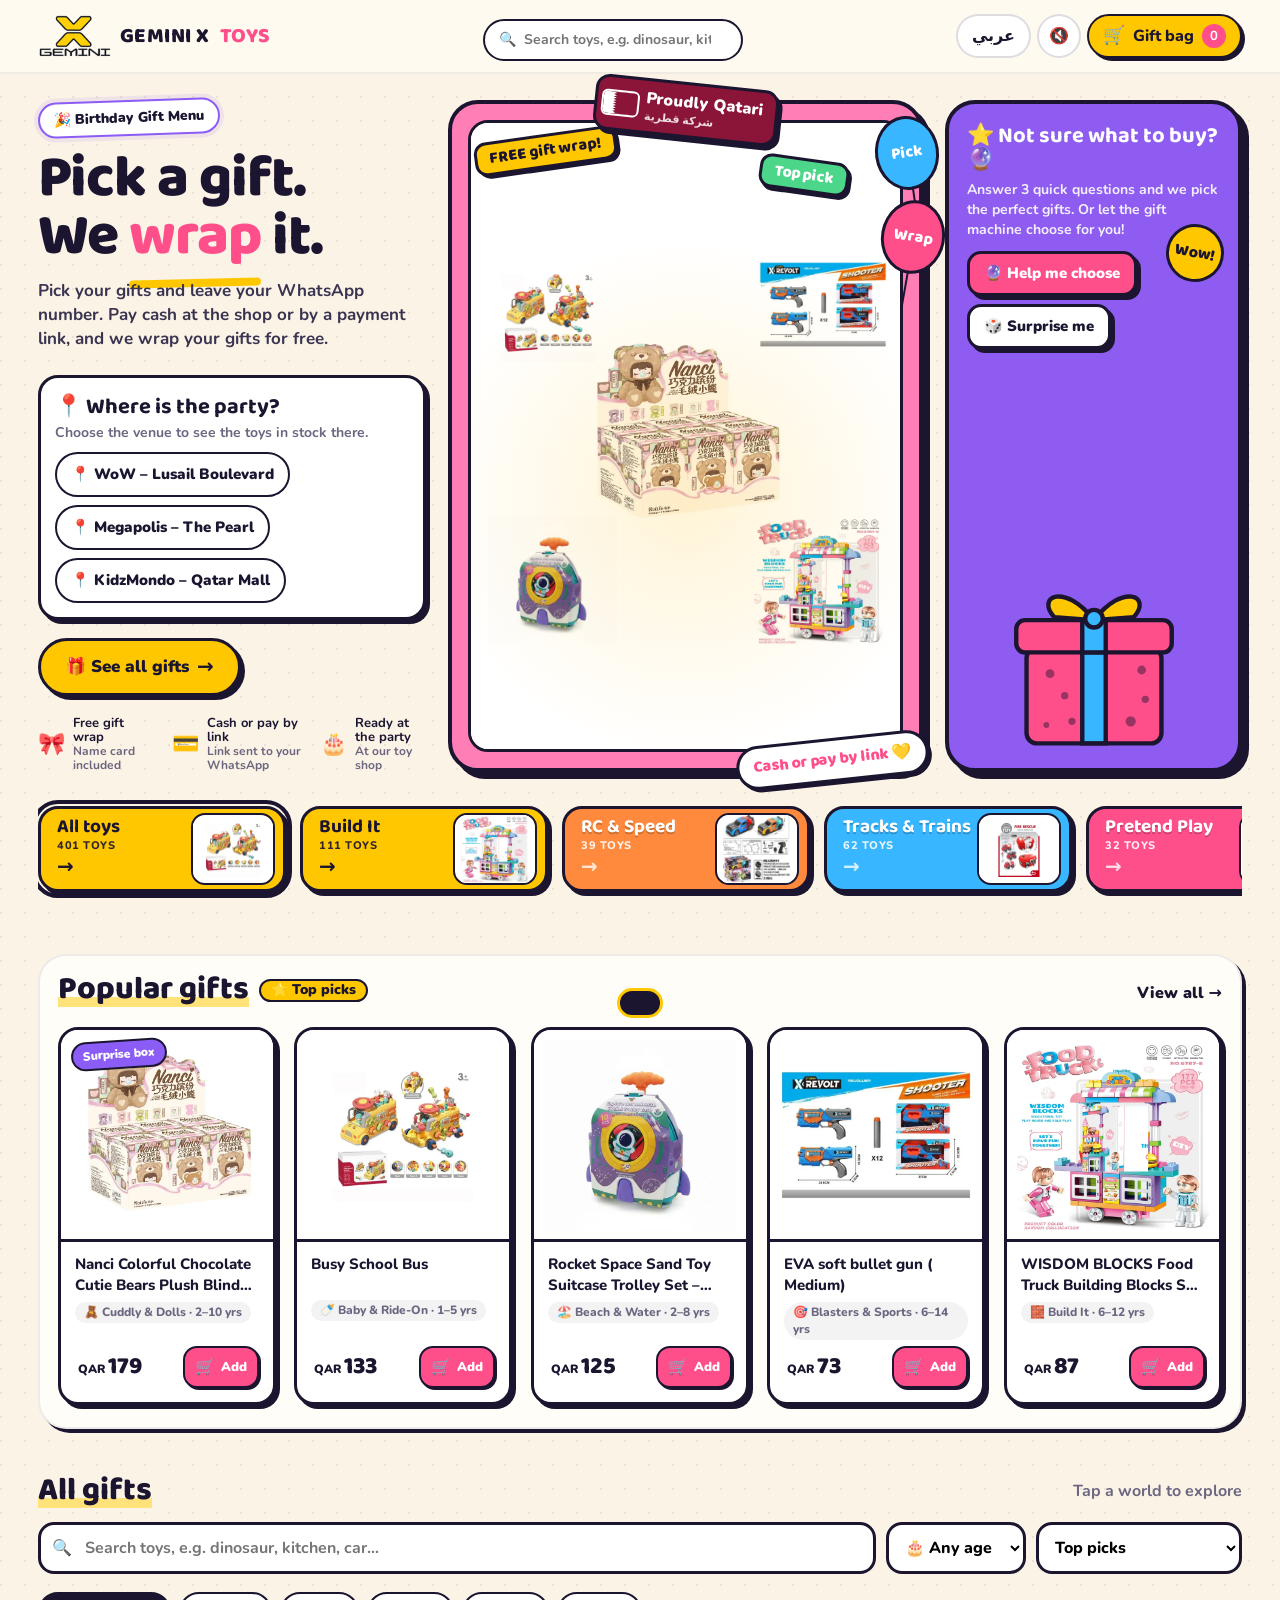
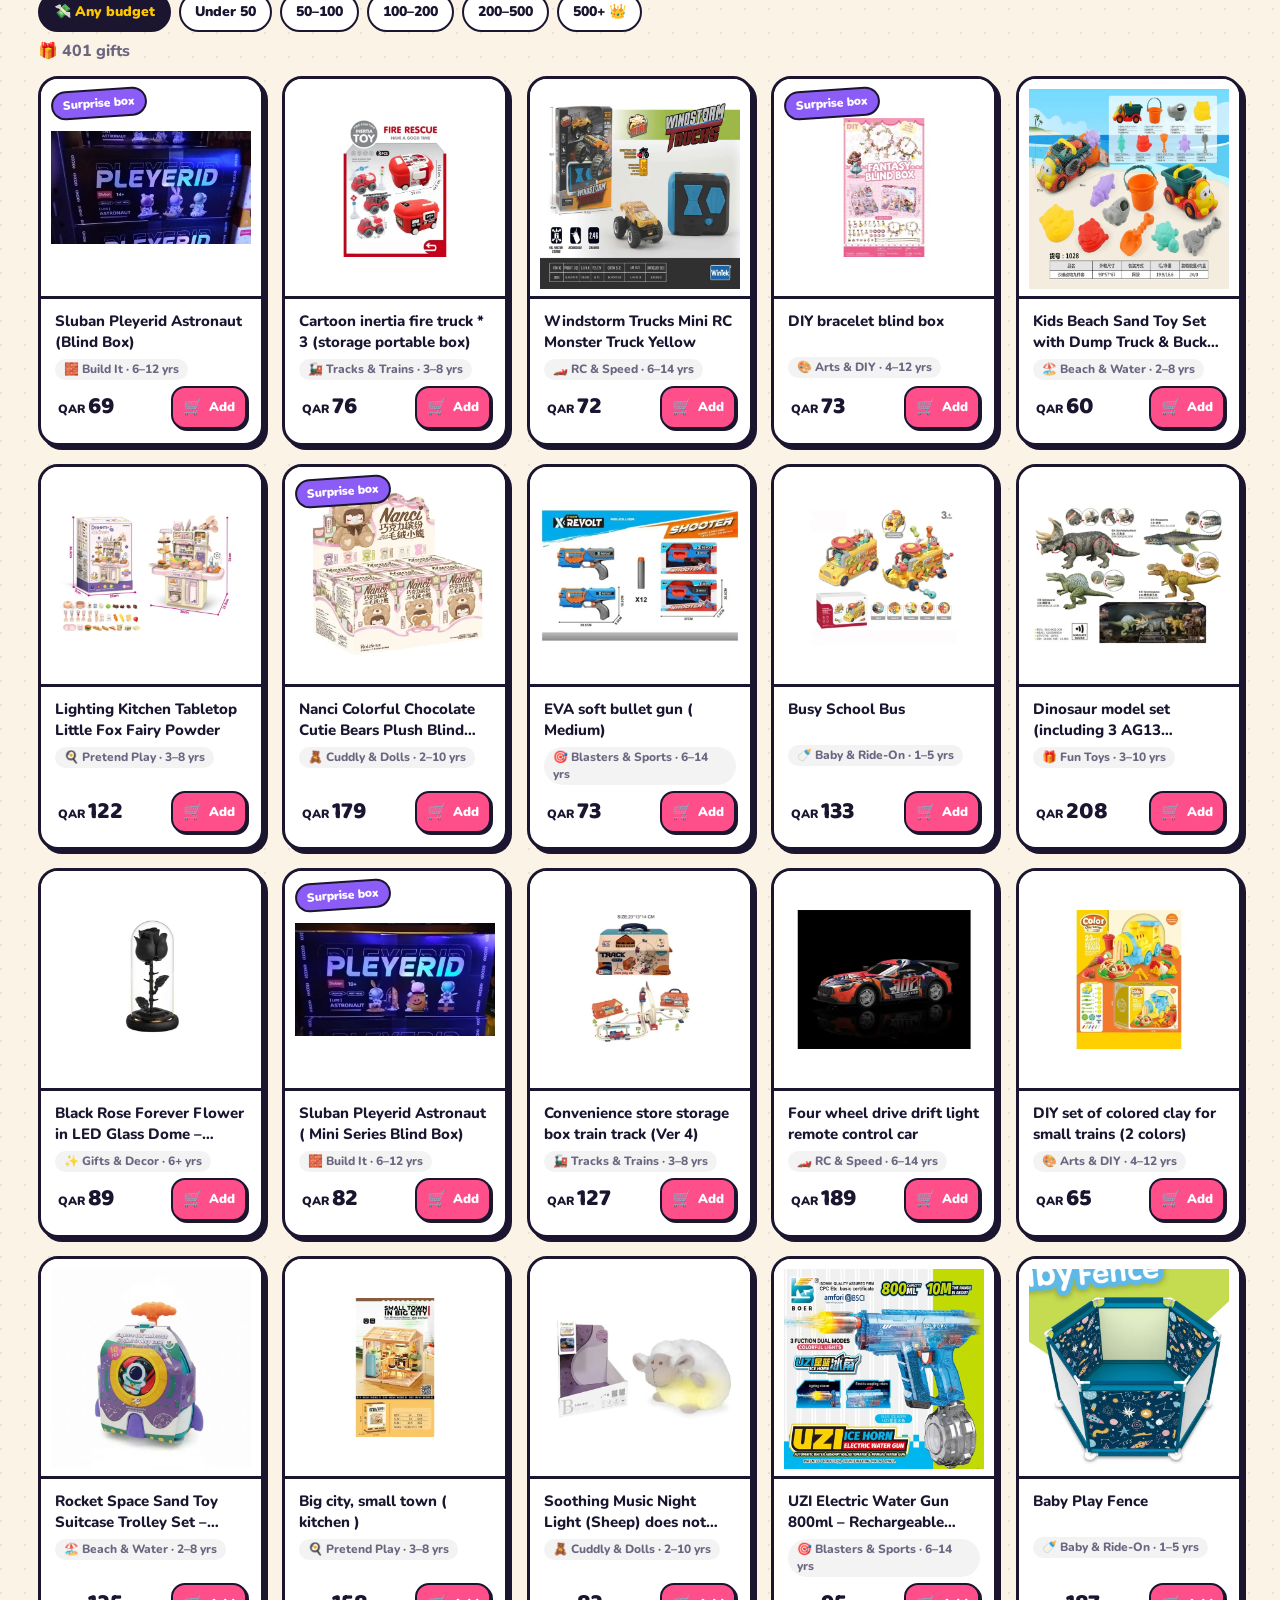
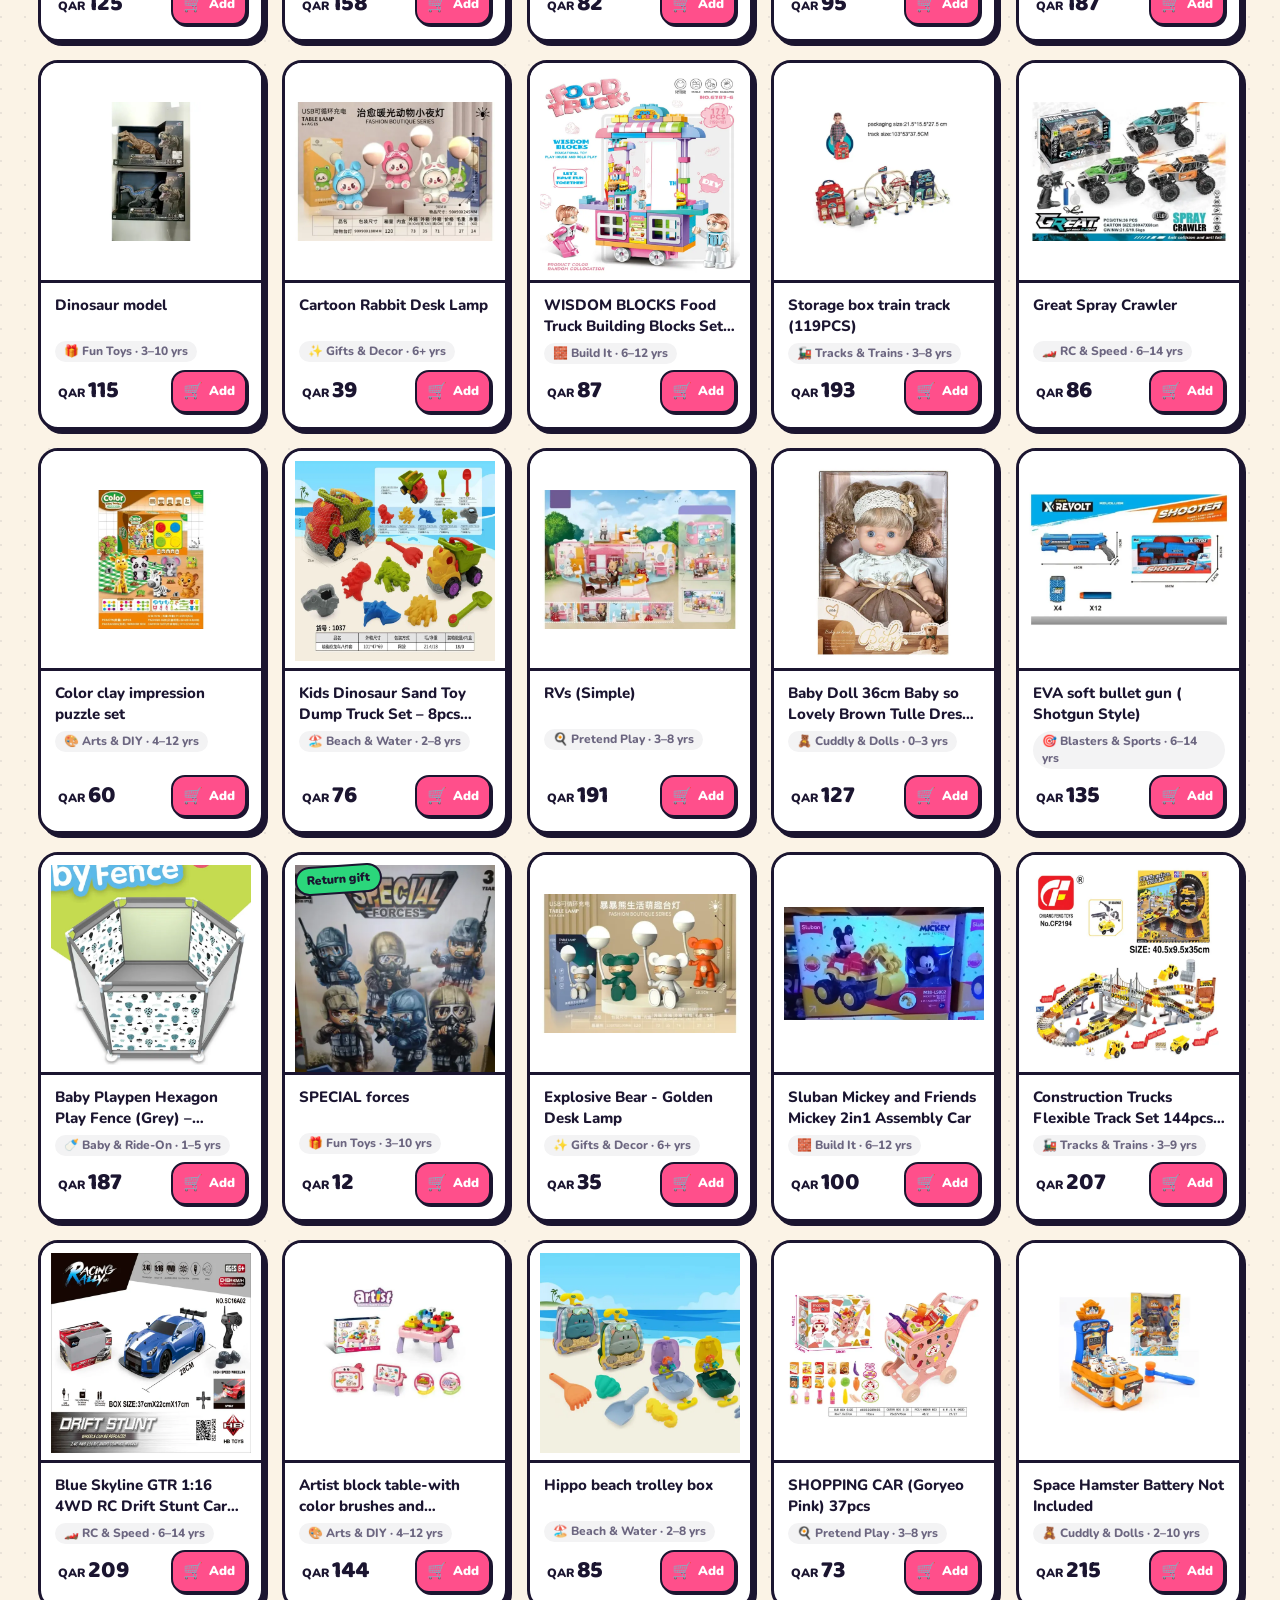
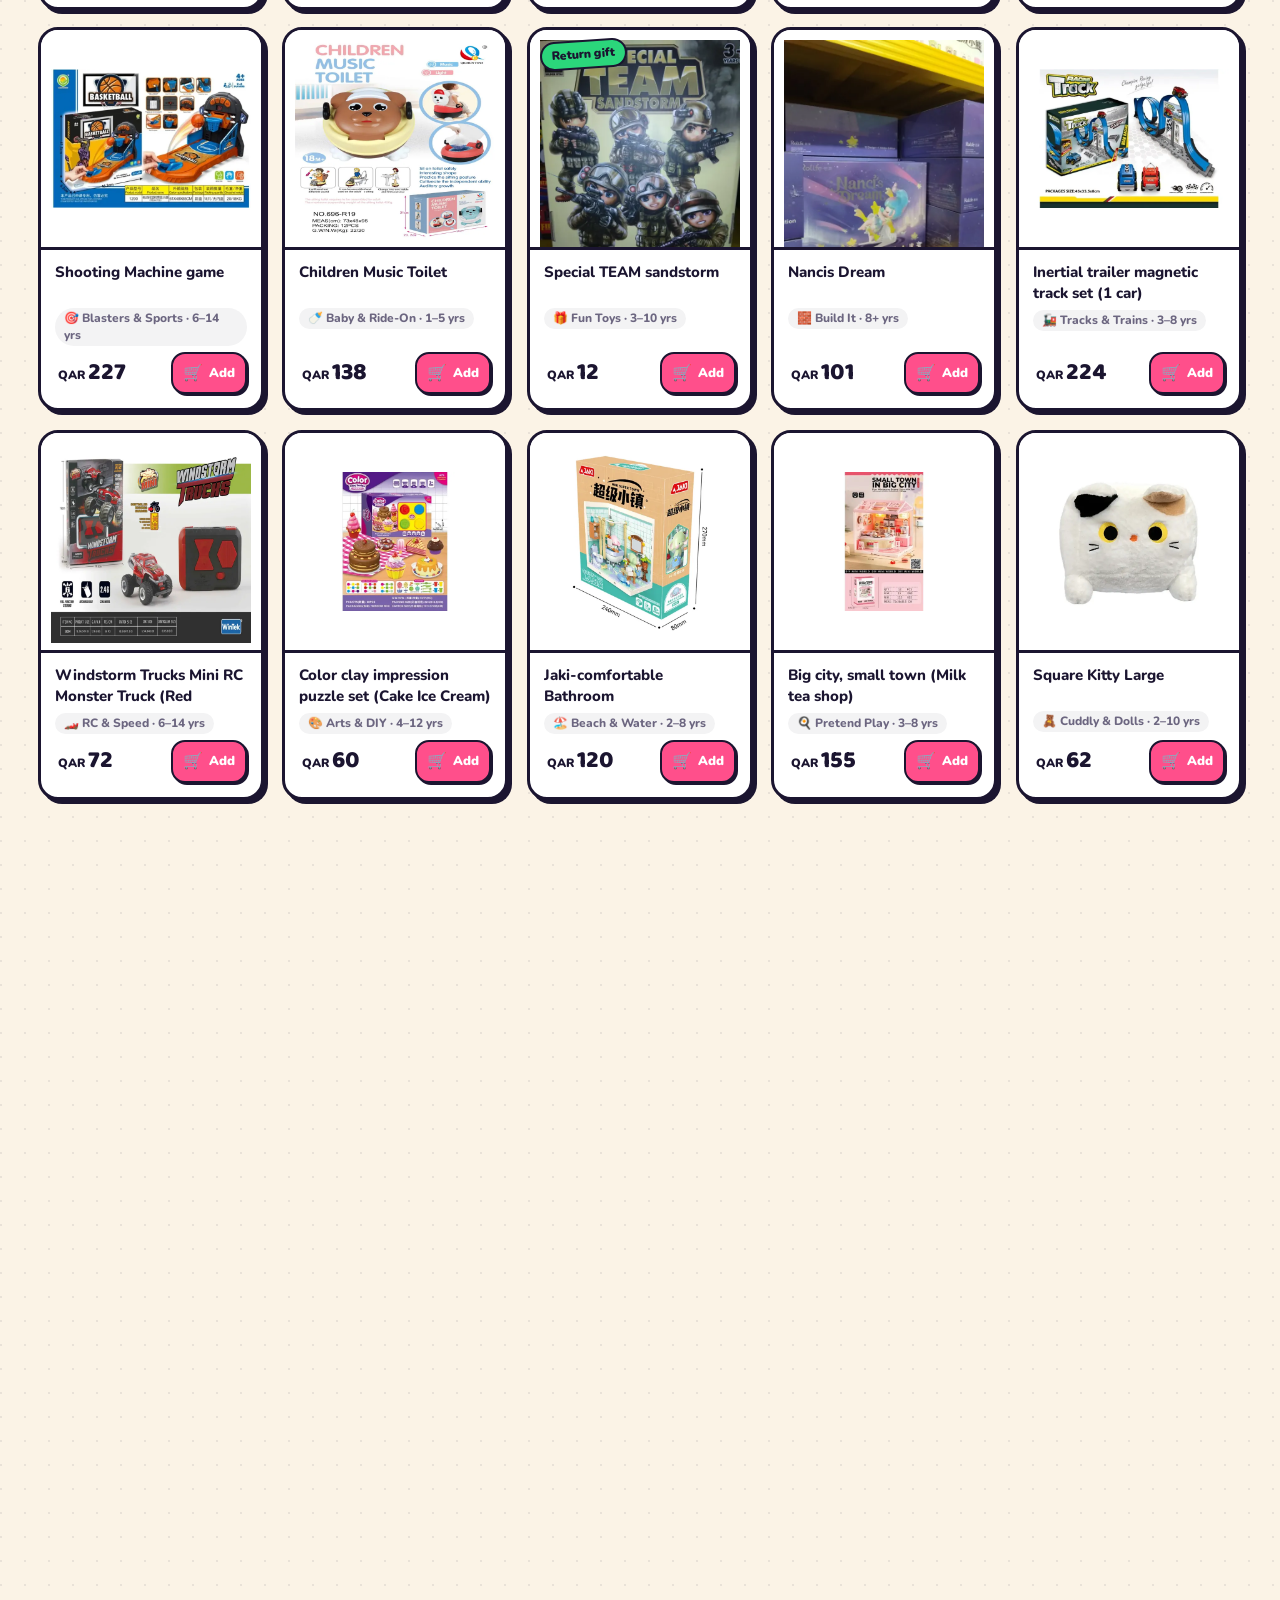
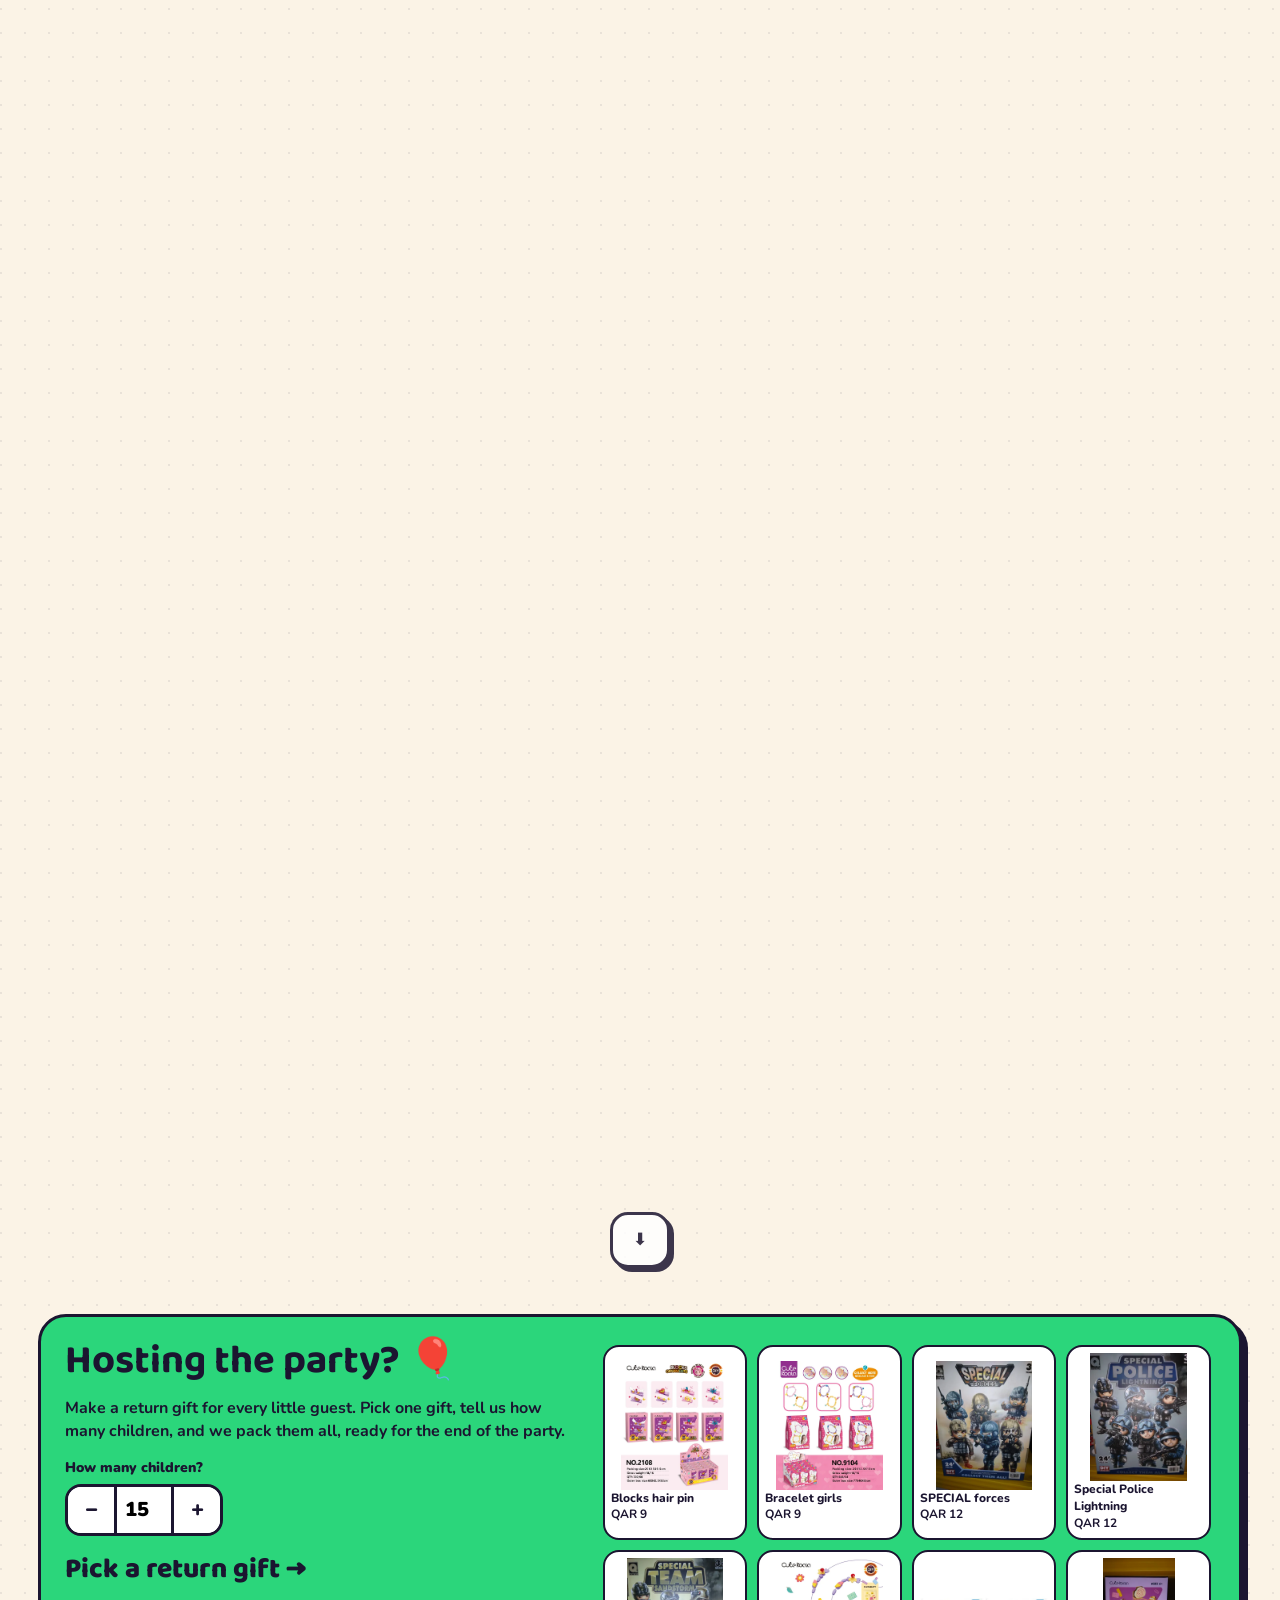
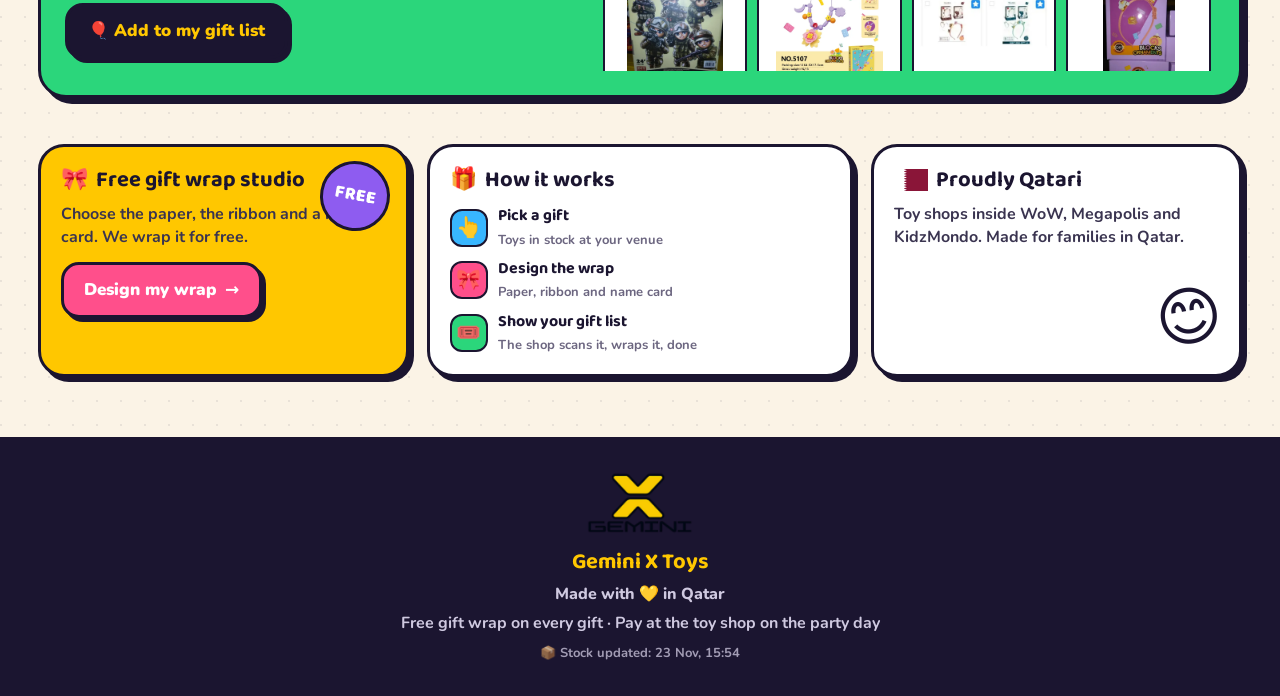
<file: index.html>
<!DOCTYPE html>
<html lang="en" dir="ltr">
<head>
<meta charset="utf-8">
<meta name="viewport" content="width=device-width,initial-scale=1">
<title>Birthday Gift Menu</title>
<meta name="description" content="Pick a birthday gift. We wrap it for free and it waits for you at the party.">
<meta name="theme-color" content="#1B1530">
<link rel="icon" href="data:image/svg+xml,<svg xmlns='http://www.w3.org/2000/svg' viewBox='0 0 100 100'><text y='.9em' font-size='90'>🎁</text></svg>">
<link rel="stylesheet" href="assets/style.css?v=7">
<link rel="stylesheet" href="assets/v2.css?v=5">
<style>.proud-old{display:inline-flex;align-items:center;gap:10px;margin:16px 0 4px;background:#8A1538;color:#fff;border:3px solid #1B1530;border-radius:16px;padding:8px 14px 8px 8px;box-shadow:4px 4px 0 #1B1530;font-weight:900;transform:rotate(-1.5deg)}.proud .flag{width:44px;height:28px;border-radius:4px;box-shadow:0 0 0 2px #fff;flex:none}.proud small{display:block;font-weight:800;opacity:.85;font-size:12px}[dir=rtl] .proud{padding:8px 8px 8px 14px;transform:rotate(1.5deg)}</style>
</head>
<body>
<div class="top v2"><div class="wrap">
  <a class="brand" href="#top"><div class="logo" id="logo">🎁</div><div id="brand">GEMINI X <span>TOYS</span></div></a>
  <nav class="nav2" aria-label="Main">
    <a href="#top" class="on" data-i="navHome">Home</a>
    <a href="#popular" data-i="navTop">Top picks</a>
    <a href="#shopWorlds" data-i="navWorlds">Worlds</a>
    <a href="#menu" data-i="navAll">All gifts</a>
    <a href="#host" data-i="navHost">Host a party</a>
  </nav>
  <label class="hsearch"><span>🔍</span><input id="q2" type="search" data-ph="search" aria-label="Search toys"></label>
  <div class="top-actions">
    <button class="tbtn" id="langBtn" aria-label="Language">عربي</button>
    <button class="tbtn icon" id="soundBtn" aria-label="Sound" title="Sound">🔇</button>
    <button class="tbtn icon hide-sm" id="topFinder" title="Gift finder">🔮<span class="t" data-i="giftFinder">Gift finder</span></button>
    <button class="tbtn hide" id="openTicket">🎟️ <span class="t" data-i="myList">My list</span></button>
    <button class="basket-btn cart" id="openBasket" aria-label="Gift bag"><span class="cart-ic">🛒</span><span class="t" data-i="giftBag">Gift bag</span><b id="count">0</b></button>
  </div>
</div></div>

<header class="hero v2" id="top">
  <div class="balloons" id="balloons" hidden></div>
  <div class="floaties" id="floaties" aria-hidden="true" hidden></div>
  <div class="wrap h2grid">
    <div class="h2left">
      <span class="kicker" id="kicker">🎉 Birthday Gift Menu</span>
      <h1 id="heroTitle">Pick a gift.<br>We <span class="nm">wrap</span> it.</h1>
      <p class="lead" id="heroText"></p>
      <div class="count hide" id="countdown"></div>
      <div class="party-chips" id="partyChips"></div>
      <div class="venue-pick hide" id="venuePick"><b data-i="wherePrompt">📍 Where is the party?</b><span data-i="whereT"></span><div id="venueChips"></div></div>
      <div class="hero-ctas">
        <a class="cta shop" href="#popular"><span data-i="seeAll">🎁 See all gifts</span> <i>→</i></a>
      </div>
      <div class="trust">
        <div><span>🎀</span><b data-i="tr1">Free gift wrap</b><small data-i="tr1t">Name card included</small></div>
        <div><span>💳</span><b data-i="tr2">Cash or pay by link</b><small data-i="tr2t">Sent to your WhatsApp</small></div>
        <div><span>🎂</span><b data-i="tr3">Ready at the party</b><small data-i="tr3t">At our toy shop</small></div>
      </div>
    </div>

    <div class="showcase">
      <div class="proud-tag"><svg class="flag" width="34" height="22" viewBox="0 0 28 11" preserveAspectRatio="none" aria-label="Qatar flag"><rect width="28" height="11" fill="#fff"/><path fill="#8A1538" d="M28 0H8L10.6 0.611L8 1.222L10.6 1.833L8 2.444L10.6 3.056L8 3.667L10.6 4.278L8 4.889L10.6 5.5L8 6.111L10.6 6.722L8 7.333L10.6 7.944L8 8.556L10.6 9.167L8 9.778L10.6 10.389L8 11H28Z"/></svg><div>Proudly Qatari<small>شركة قطرية</small></div></div>
      <div class="sc-stage" id="showcase" aria-hidden="true"></div>
      <span class="sc-st a" id="stk1">FREE gift wrap!</span>
      <span class="sc-st b" data-i="topPick">Top pick</span>
      <span class="sc-ball p" aria-hidden="true">Pick</span><span class="sc-ball w" aria-hidden="true">Wrap</span>
      <span class="sc-fun" id="stk2">Cash or pay by link 💛</span>
    </div>

    <div class="fcard">
      <b class="fc-h">⭐ <span data-i="notSure">Not sure what to buy?</span></b>
      <p data-i="notSureT"></p>
      <div class="fc-btns">
        <button class="cta pink" id="heroFinder" data-i="helpChoose">🔮 Help me choose</button>
        <button class="cta ghost" id="heroSurprise" data-i="surprise">🎲 Surprise me</button>
      </div>
      <span class="fc-wow">Wow!</span>
      <div class="giftart" aria-hidden="true">
        <svg viewBox="0 0 300 300">
          <g class="pop"><circle cx="150" cy="78" r="58" fill="#fff" stroke="#1B1530" stroke-width="5"/><clipPath id="popClip"><circle cx="150" cy="78" r="52"/></clipPath><image id="popImg" href="" x="98" y="26" width="104" height="104" clip-path="url(#popClip)" preserveAspectRatio="xMidYMid meet"/><text x="150" y="98" font-size="56" text-anchor="middle" id="artPop">🧸</text></g>
          <rect x="58" y="150" width="184" height="130" rx="14" fill="#FF4F8B" stroke="#1B1530" stroke-width="6"/>
          <g opacity=".45" fill="#1B1530"><circle cx="90" cy="185" r="6"/><circle cx="200" cy="250" r="7"/><circle cx="120" cy="250" r="5"/><circle cx="215" cy="180" r="6"/><circle cx="85" cy="255" r="4"/><circle cx="110" cy="215" r="5"/><circle cx="220" cy="220" r="5"/></g>
          <rect x="134" y="150" width="32" height="130" fill="#38B6FF" stroke="#1B1530" stroke-width="6"/>
          <g class="lid">
            <rect x="44" y="112" width="212" height="44" rx="12" fill="#FF4F8B" stroke="#1B1530" stroke-width="6"/>
            <rect x="134" y="112" width="32" height="44" fill="#38B6FF" stroke="#1B1530" stroke-width="6"/>
            <path d="M150 112 C110 60 70 80 96 108 Z" fill="#FFC700" stroke="#1B1530" stroke-width="6" stroke-linejoin="round"/>
            <path d="M150 112 C190 60 230 80 204 108 Z" fill="#FFC700" stroke="#1B1530" stroke-width="6" stroke-linejoin="round"/>
            <circle cx="150" cy="110" r="12" fill="#38B6FF" stroke="#1B1530" stroke-width="6"/>
          </g>
          <g style="display:none"><text id="artTag">For you!</text></g>
        </svg>
      </div>
    </div>
  </div>
</header>
<div class="marquee" hidden><div id="marquee"></div></div>

<main class="wrap">
  <section id="shopWorlds" class="tiles-sec">
    <div class="worlds tiles" id="worlds"></div>
  </section>

  <section id="popular" class="panel">
    <div class="sec-h2"><h2><span data-i="popT">Popular gifts</span> <span class="chip-y">⭐ <span data-i="topPicks">Top picks</span></span></h2><a href="#menu" class="viewall"><span data-i="viewAll">View all</span> →</a></div>
    <div class="grid pop-row" id="popGrid"></div>
  </section>

  <section id="wishSec" class="hide">
    <div class="sec-h"><h2 id="wishTitle"></h2><p data-i="wishSub"></p></div>
    <div class="grid" id="wishGrid"></div>
  </section>

  <section id="themeSec" class="hide">
    <div class="theme-band">
      <div class="sec-h"><h2 id="themeTitle"></h2><p data-i="themeSub"></p></div>
      <div class="rail" id="themeRail"></div>
    </div>
  </section>

  <section>
    <div class="finder-band" hidden>
      <div><h2 data-i="notSure">Not sure what to buy? 🔮</h2><p data-i="notSureT"></p></div>
      <div class="btns">
        <button class="cta" id="bandFinder">🔮 <span data-i="giftFinder">Gift finder</span></button>
        <button class="cta ink" id="bandSurprise" data-i="surprise">🎲 Surprise me</button>
      </div>
    </div>
  </section>

  <section id="menu">
    <div class="sec-h2"><h2><span data-i="allGiftsT">All gifts</span></h2><p class="mut" data-i="tapWorld"></p></div>
    <div class="toolbar">
      <div class="search"><input id="q" type="search" data-ph="search" aria-label="Search toys"></div>
      <select class="sel" id="age" aria-label="Age"></select>
      <select class="sel" id="sort" aria-label="Sort"></select>
    </div>
    <div class="budgets" id="budgets"></div>
    <div style="height:14px"></div>
    <div class="result-line" id="resultLine"></div>
    <div class="grid" id="grid"></div>
    <button class="cta more hide" id="more">⬇</button>
  </section>

  <section id="host">
    <div class="host">
      <div>
        <h2 data-i="hostT">Hosting the party? 🎈</h2>
        <p data-i="hostP"></p>
        <label data-i="howMany">How many children?</label>
        <div class="stepper"><button id="kMinus" aria-label="Less">−</button><input id="kids" type="number" min="1" max="200" value="15" aria-label="Number of children"><button id="kPlus" aria-label="More">+</button></div>
        <div class="host-total" id="hostTotal"></div>
        <button class="cta ink" id="hostSend" data-i="addList">🎈 Add to my gift list</button>
      </div>
      <div class="mini-grid" id="miniGrid"></div>
    </div>
  </section>
  <section class="bottom3">
    <div class="b3 wrapcard">
      <b class="b3h">🎀 <span data-i="b1h">Free gift wrap studio</span></b>
      <p data-i="b1t">Choose the paper, the ribbon and a name card. We wrap it for free.</p>
      <button class="cta pink" id="b3Wrap"><span data-i="b1b">Design my wrap</span> →</button>
      <span class="b3-badge">FREE</span>
    </div>
    <div class="b3 how">
      <b class="b3h">🎁 <span data-i="b2h">How it works</span></b>
  <div class="steps v2">
    <div class="step"><div class="ic">👆</div><div><b data-i="s1">Pick a gift</b><span data-i="s1t"></span></div></div>
    <div class="step"><div class="ic">🎀</div><div><b data-i="s2">Design the wrap</b><span data-i="s2t"></span></div></div>
    <div class="step"><div class="ic">🎟️</div><div><b data-i="s3">Show your gift list</b><span data-i="s3t"></span></div></div>
  </div>

    </div>
    <div class="b3 qa">
      <b class="b3h"><svg class="flag" width="34" height="22" viewBox="0 0 28 11" preserveAspectRatio="none" aria-label="Qatar flag"><rect width="28" height="11" fill="#fff"/><path fill="#8A1538" d="M28 0H8L10.6 0.611L8 1.222L10.6 1.833L8 2.444L10.6 3.056L8 3.667L10.6 4.278L8 4.889L10.6 5.5L8 6.111L10.6 6.722L8 7.333L10.6 7.944L8 8.556L10.6 9.167L8 9.778L10.6 10.389L8 11H28Z"/></svg> <span data-i="b3h">Proudly Qatari</span></b>
      <p data-i="b3t">Toy shops inside WoW, Megapolis and KidzMondo. Made for families in Qatar.</p>
      <span class="b3-smile">😊</span>
    </div>
  </section>
</main>

<footer>
  <div class="flogo" id="flogo"></div>
  <b id="footShop">Gemini X Toys</b>
  <div class="madein" data-i="madeIn">Made with 💛 in Qatar</div>
  <div style="margin-top:6px" data-i="footer"></div>
  <div class="stock-note" id="stockNote"></div>
</footer>

<div class="shade" id="shade"></div>
<aside class="drawer" id="drawer" aria-label="Gift bag">
  <div class="dhead"><h3>🛍️ <span data-i="giftBag">Gift bag</span></h3><button class="x" id="closeBasket" aria-label="Close">×</button></div>
  <div class="dtabs">
    <button class="dtab on" data-t="1" data-i="t1">1 · Gifts</button>
    <button class="dtab" data-t="2" data-i="t2">2 · Wrap</button>
    <button class="dtab" data-t="3" data-i="t3">3 · Checkout</button>
  </div>
  <div class="dbody">
    <div id="t1">
      <div id="lines"></div>
      <div class="total"><div><span data-i="total">Total</span><small data-i="payShop"></small></div><span id="total">QAR 0</span></div>
      <div class="extras hide" id="extrasBox"><b data-i="extras"></b><small data-i="extrasT"></small><div class="extra-row" id="extras"></div></div>
      <button class="bigbtn" id="toWrap" data-i="nextWrap">Next: design the wrap 🎀</button>
    </div>
    <div id="t2" class="hide">
      <label data-i="paper">Wrapping paper</label>
      <div class="papers" id="papers"></div>
      <label data-i="ribbon">Ribbon</label>
      <div class="ribbons" id="ribbons"></div>
      <label for="card" data-i="cardMsg">Name card message</label>
      <input class="in-f" id="card" maxlength="60" data-ph="cardPh">
      <div class="preview" id="preview"></div>
      <button class="bigbtn" id="toReserve" data-i="nextList">Next: my gift list 🎟️</button>
    </div>
    <div id="t3" class="hide">
      <label for="venue" data-i="place">Party place</label>
      <select class="in-f" id="venue"></select>
      <label for="child" data-i="child">Birthday child's name</label>
      <input class="in-f" id="child" data-ph="childPh">
      <label for="pdate" data-i="pdate">Party date</label>
      <input class="in-f" id="pdate" type="date">
      <div class="co-sep" data-i="yourDetails">Your details</div>
      <label for="gname" data-i="yourName2">Your name</label>
      <input class="in-f" id="gname" data-ph="yourNamePh" autocomplete="name">
      <label for="wa" data-i="waLabel">WhatsApp number</label>
      <div class="wa-in" dir="ltr"><span>🇶🇦 +974</span><input class="in-f" id="wa" type="tel" inputmode="tel" autocomplete="tel" placeholder="5555 1234" maxlength="16"></div>
      <div class="co-sep" data-i="payHow">How would you like to pay?</div>
      <div class="paygrid" id="paygrid">
        <button type="button" class="payopt" data-pay="cash"><b>💵</b><span data-i="payCash">Cash on arrival</span><small data-i="payCashT">Pay at the toy shop when you collect</small></button>
        <button type="button" class="payopt" data-pay="link"><b>📲</b><span data-i="payLink">Payment link</span><small data-i="payLinkT">We'll WhatsApp you a secure link to pay</small></button>
      </div>
      <div class="note" id="rule"></div>
      <div class="err" id="err"></div>
      <button class="bigbtn pinkb" id="reserve" data-i="placeOrder">✅ Place my order</button>
    </div>
  </div>
</aside>

<div class="modal" id="modal" role="dialog" aria-modal="true"><button class="x" id="mClose" aria-label="Close">×</button><div id="mBody"></div></div>

<canvas id="fx"></canvas>
<div class="toast" id="toast"></div>

<script src="assets/common.js?v=9"></script>
<script src="assets/app.js?v=11"></script>
</body>
</html>
</file>
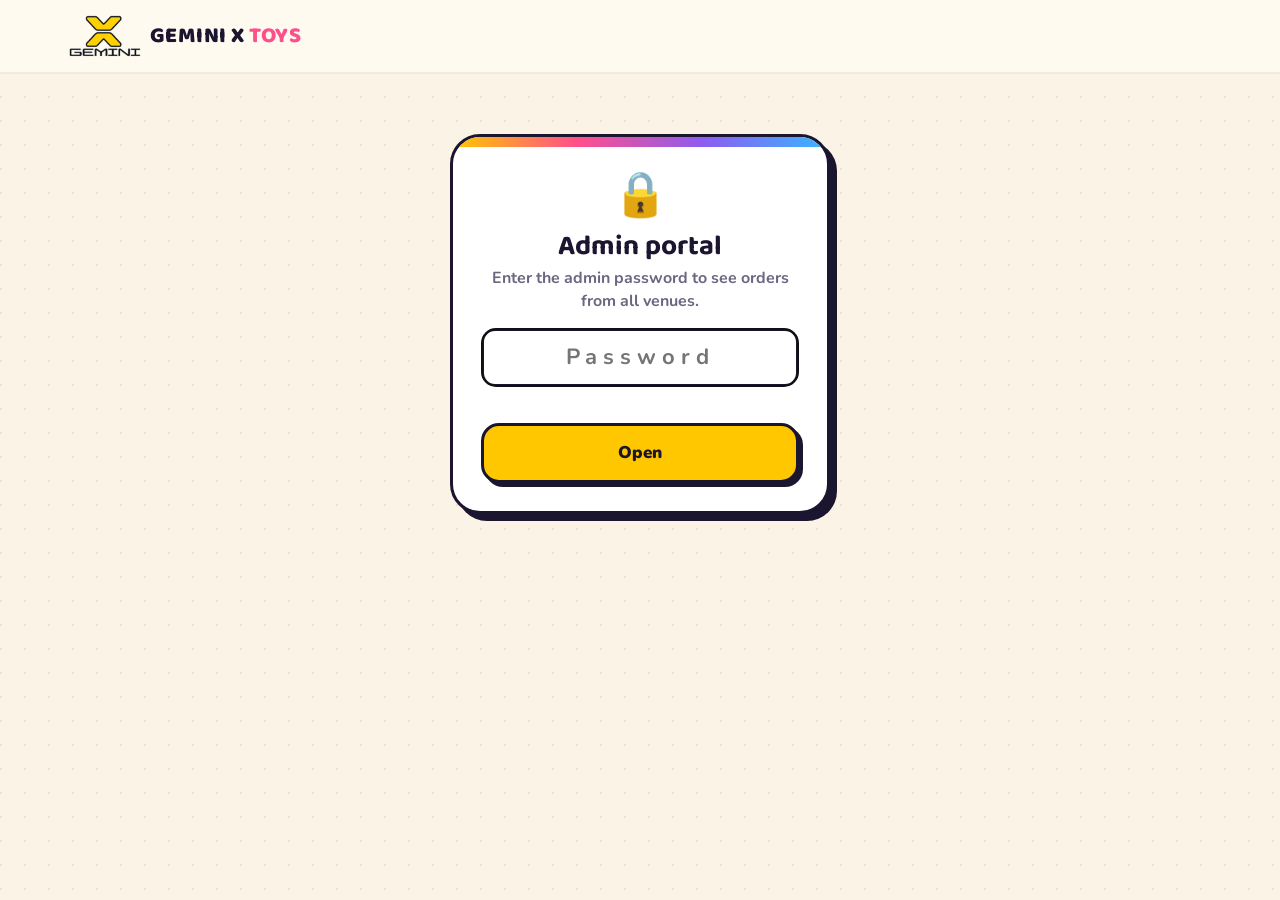
<file: admin.html>
<!DOCTYPE html>
<html lang="en">
<head>
<meta charset="utf-8">
<meta name="viewport" content="width=device-width,initial-scale=1">
<meta name="robots" content="noindex,nofollow">
<title>Admin portal · Gemini X</title>
<meta name="theme-color" content="#1B1530">
<link rel="icon" href="data:image/svg+xml,<svg xmlns='http://www.w3.org/2000/svg' viewBox='0 0 100 100'><text y='.9em' font-size='90'>📦</text></svg>">
<link rel="stylesheet" href="assets/style.css?v=7">
<link rel="stylesheet" href="assets/office.css?v=3">
</head>
<body class="ready office" data-mode="admin">
<div class="top"><div class="wrap">
  <div class="brand"><div class="logo img" id="ologo">🎁</div><div>GEMINI X <span>TOYS</span></div></div>
</div></div>
<main class="wrap" id="app"></main>
<div class="toast" id="toast"></div>
<script src="assets/common.js?v=8"></script>
<script src="assets/office.js?v=7"></script>
</body>
</html>
</file>
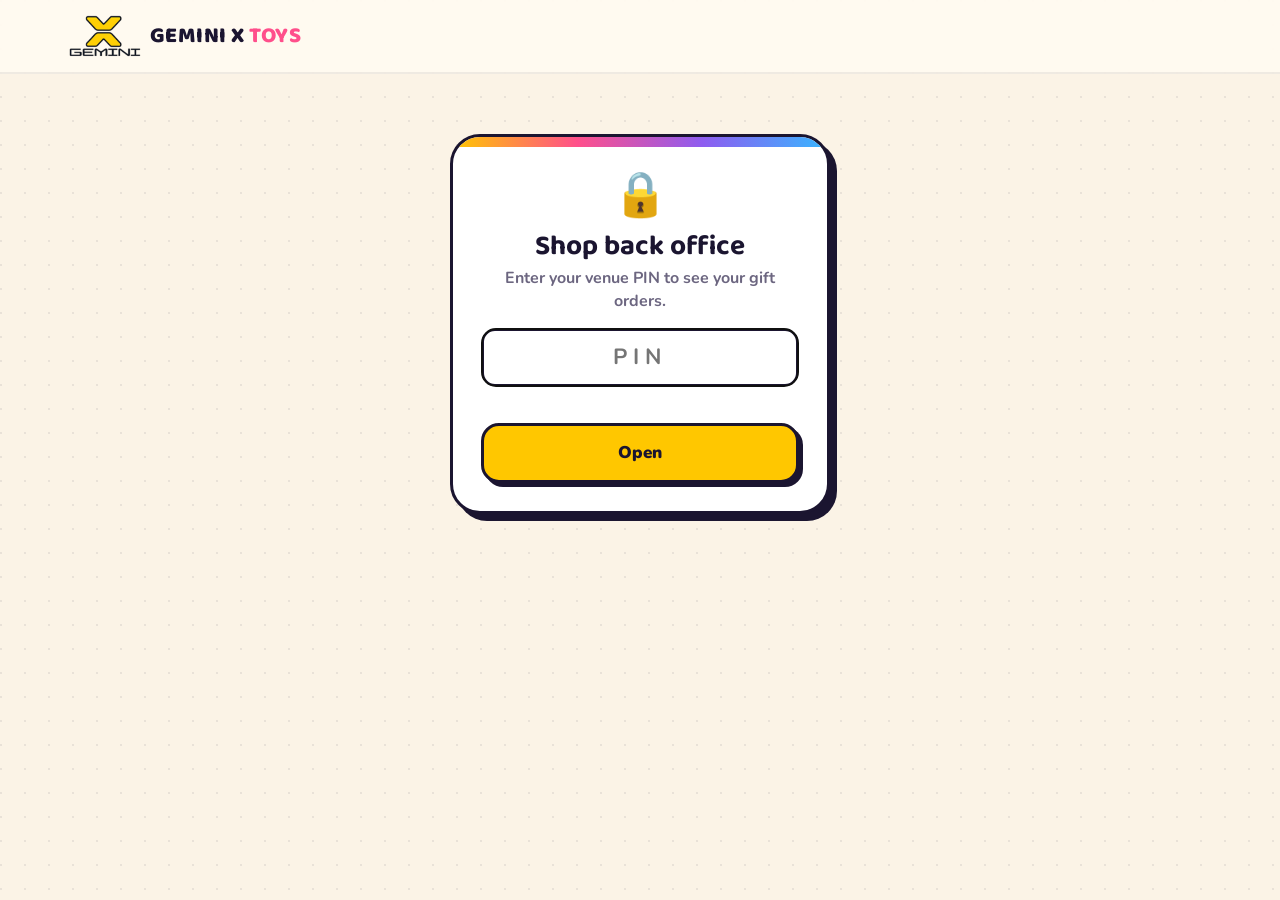
<file: backoffice.html>
<!DOCTYPE html>
<html lang="en">
<head>
<meta charset="utf-8">
<meta name="viewport" content="width=device-width,initial-scale=1">
<meta name="robots" content="noindex,nofollow">
<title>Shop back office · Gemini X</title>
<meta name="theme-color" content="#1B1530">
<link rel="icon" href="data:image/svg+xml,<svg xmlns='http://www.w3.org/2000/svg' viewBox='0 0 100 100'><text y='.9em' font-size='90'>📦</text></svg>">
<link rel="stylesheet" href="assets/style.css?v=7">
<link rel="stylesheet" href="assets/office.css?v=3">
</head>
<body class="ready office" data-mode="staff">
<div class="top"><div class="wrap">
  <div class="brand"><div class="logo img" id="ologo">🎁</div><div>GEMINI X <span>TOYS</span></div></div>
</div></div>
<main class="wrap" id="app"></main>
<div class="toast" id="toast"></div>
<script src="assets/common.js?v=8"></script>
<script src="assets/office.js?v=7"></script>
</body>
</html>
</file>
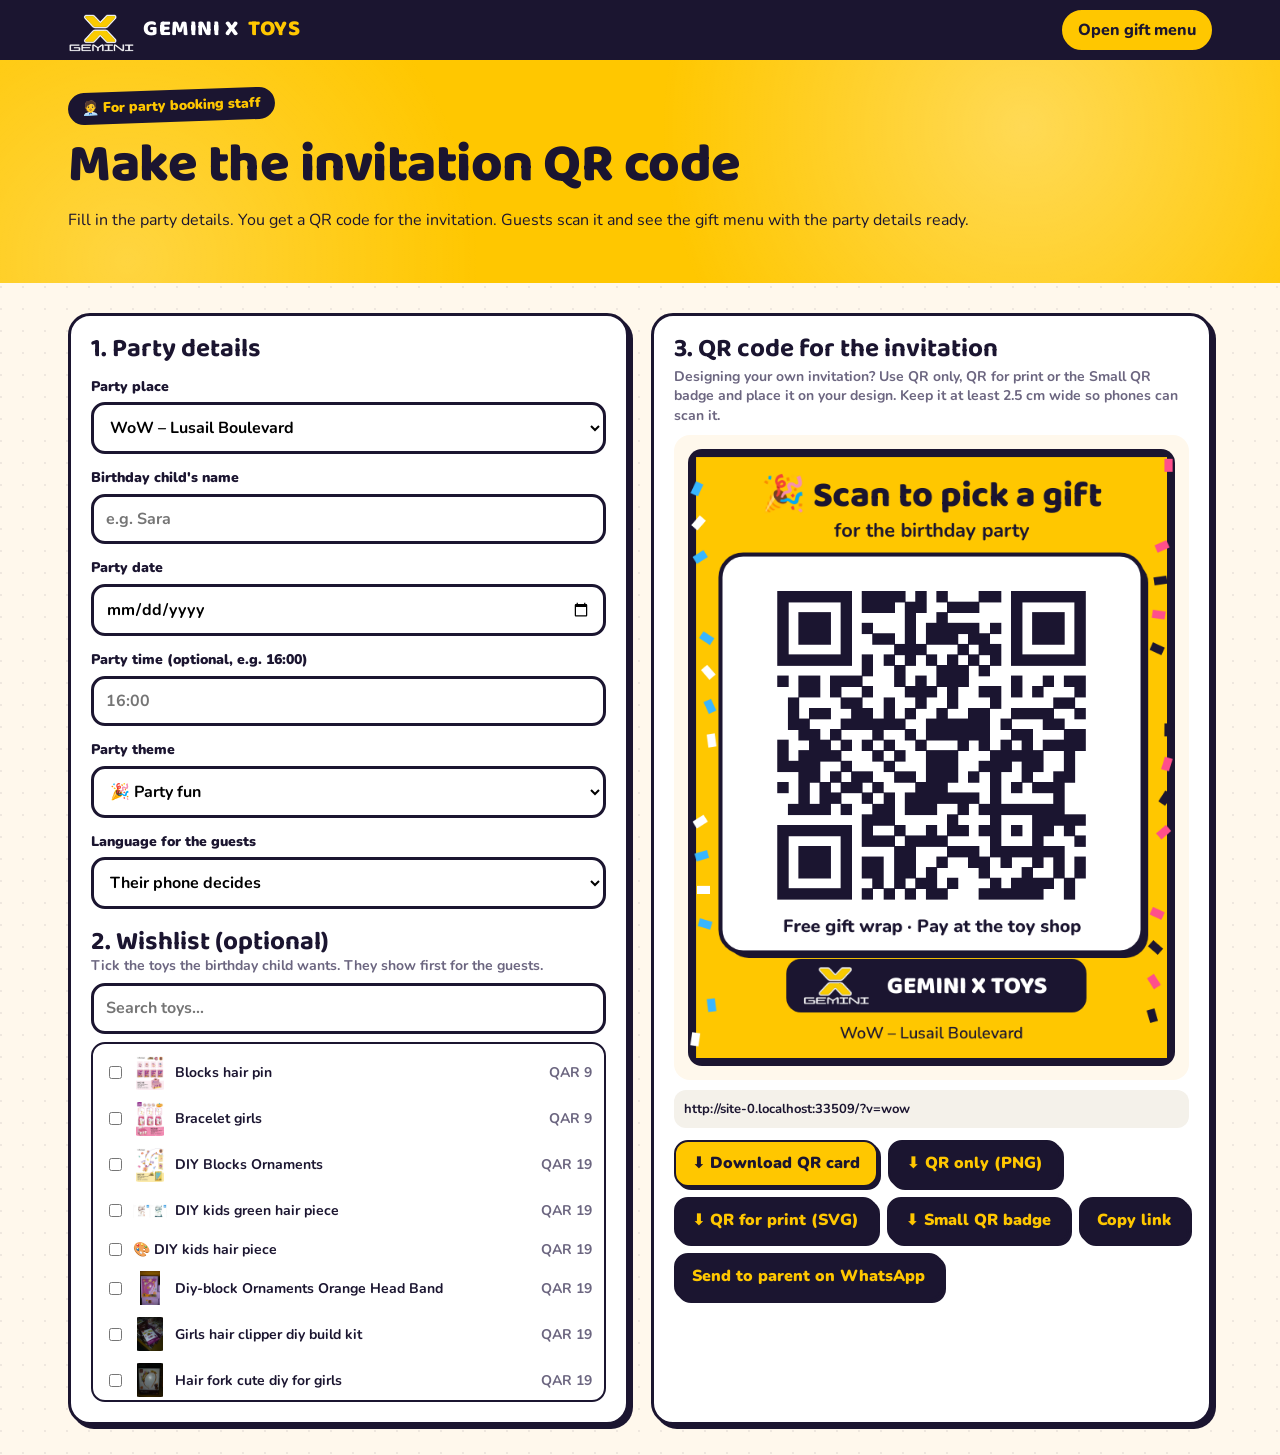
<file: invite.html>
<!DOCTYPE html>
<html lang="en">
<head>
<meta charset="utf-8">
<meta name="viewport" content="width=device-width,initial-scale=1">
<title>Make the invitation QR | Birthday Gift Menu</title>
<meta name="robots" content="noindex">
<link rel="stylesheet" href="assets/style.css">
</head>
<body class="ready">
<div class="top"><div class="wrap">
  <div class="brand"><div class="logo">🎁</div><div id="brand">GEMINI X <span>TOYS</span></div></div>
  <a class="basket-btn" href="index.html" style="text-decoration:none">Open gift menu</a>
</div></div>

<div class="hero"><div class="wrap" style="display:block;padding:30px 18px 36px">
  <span class="kicker">🧑‍💼 For party booking staff</span>
  <h1 style="font-size:clamp(34px,5vw,54px)">Make the invitation QR code</h1>
  <p>Fill in the party details. You get a QR code for the invitation. Guests scan it and see the gift menu with the party details ready.</p>
</div></div>

<div class="wrap tool">
  <div class="panel">
    <h2>1. Party details</h2>
    <label for="venue">Party place</label>
    <select class="in-f" id="venue"></select>
    <label for="child">Birthday child's name</label>
    <input class="in-f" id="child" placeholder="e.g. Sara">
    <label for="pdate">Party date</label>
    <input class="in-f" id="pdate" type="date">
    <label for="ptime">Party time (optional, e.g. 16:00)</label>
    <input class="in-f" id="ptime" placeholder="16:00">
    <label for="theme">Party theme</label>
    <select class="in-f" id="theme"></select>
    <label for="lang">Language for the guests</label>
    <select class="in-f" id="lang"><option value="">Their phone decides</option><option value="en">English</option><option value="ar">العربية</option></select>

    <h2 style="margin-top:20px">2. Wishlist (optional)</h2>
    <p class="meta" style="margin:-6px 0 8px;color:var(--mut);font-size:14px">Tick the toys the birthday child wants. They show first for the guests.</p>
    <input class="in-f" id="wq" type="search" placeholder="Search toys…" style="margin-bottom:8px">
    <div class="wl-list" id="wl"></div>
  </div>

  <div class="panel">
    <h2>3. QR code for the invitation</h2>
    <p class="meta" style="margin:-2px 0 10px;color:var(--mut);font-weight:700;font-size:14px">Designing your own invitation? Use <b>QR only</b>, <b>QR for print</b> or the <b>Small QR badge</b> and place it on your design. Keep it at least 2.5 cm wide so phones can scan it.</p>
    <div class="qrbox"><canvas id="card" width="600" height="760"></canvas></div>
    <div class="linkbox" id="link"></div>
    <div class="btns">
      <button class="btn" id="dl">⬇ Download QR card</button>
      <button class="btn dark" id="dlqr">⬇ QR only (PNG)</button>
      <button class="btn dark" id="dlsvg">⬇ QR for print (SVG)</button>
      <button class="btn dark" id="dlbadge">⬇ Small QR badge</button>
      <button class="btn dark" id="copy">Copy link</button>
      <button class="btn dark" id="wa">Send to parent on WhatsApp</button>
    </div>
  </div>
</div>

<script src="assets/qrcode.js"></script>
<script src="assets/common.js"></script>
<script>
(async function () {
  const $ = id => document.getElementById(id);
  const { config: C, products: ALL, stock: S } = await GX.load();
  let logoImg = null; if (C.logoLight || C.logo) { logoImg = new Image(); logoImg.onload = () => update(); logoImg.src = C.logoLight || C.logo; }
  if (C.logo) { document.querySelector(".brand .logo").innerHTML = `<img src="${C.logoLight || C.logo}" alt="Gemini X" style="height:40px;display:block">`; document.querySelector(".brand .logo").classList.add("img"); }
  const stockOf = v => (S.venues && S.venues[v]) || null;
  let P = ALL;
  const words = C.shopName.toUpperCase().split(" ");
  $("brand").innerHTML = GX.esc(words.slice(0, -1).join(" ")) + " <span>" + GX.esc(words.slice(-1)[0]) + "</span>";
  $("venue").innerHTML = C.venues.map(v => `<option value="${v.id}">${GX.esc(v.name)}</option>`).join("");
  $("theme").innerHTML = Object.entries(GX.THEMES).map(([k, t]) => `<option value="${k}">${t.e} ${t.en}</option>`).join("");
  const venueStock = () => { const m = stockOf($("venue").value); P = m ? ALL.filter(p => m[p.id] > 0) : ALL; for (const id of [...wish]) if (!P.find(p => p.id === id)) wish.delete(id); drawWL(); };
  const wish = new Set();

  const drawWL = () => {
    const q = $("wq").value.trim().toLowerCase();
    $("wl").innerHTML = P.filter(p => !q || p.name.toLowerCase().includes(q)).map(p =>
      `<label class="wl-item"><input type="checkbox" data-id="${p.id}" ${wish.has(p.id) ? "checked" : ""}> ${p.image ? `<img src="${p.image}" alt="" loading="lazy">` : p.emoji} ${GX.esc(p.name)} <span style="margin-left:auto;color:var(--mut)">${GX.money(p.price, C.currency)}</span></label>`).join("");
  };
  $("wl").onchange = e => { const id = e.target.dataset.id; if (!id) return; e.target.checked ? wish.add(id) : wish.delete(id); update(); };
  $("wq").oninput = drawWL;

  const base = location.href.split("?")[0].replace(/invite\.html$/, "");
  function url() {
    const q = new URLSearchParams();
    q.set("v", $("venue").value);
    if ($("child").value.trim()) q.set("c", $("child").value.trim());
    if ($("pdate").value) q.set("d", $("pdate").value);
    if ($("ptime").value.trim()) q.set("t", $("ptime").value.trim());
    if (wish.size) q.set("w", [...wish].join(","));
    if ($("theme").value !== "party") q.set("th", $("theme").value);
    if ($("lang").value) q.set("lang", $("lang").value);
    return base + "?" + q.toString();
  }

  function qrMatrix(text) { const qr = qrcode(0, "M"); qr.addData(text, "Byte"); qr.make(); return qr; }

  function drawQR(ctx, qr, x, y, size) {
    const n = qr.getModuleCount(), cell = size / n;
    ctx.fillStyle = "#1B1530";
    for (let r = 0; r < n; r++) for (let c = 0; c < n; c++)
      if (qr.isDark(r, c)) ctx.fillRect(Math.floor(x + c * cell), Math.floor(y + r * cell), Math.ceil(cell), Math.ceil(cell));
  }

  function wrapText(ctx, text, x, y, maxW, lh) {
    const words = text.split(" "); let line = "", lines = [];
    for (const w of words) { const t = line ? line + " " + w : w; if (ctx.measureText(t).width > maxW && line) { lines.push(line); line = w; } else line = t; }
    lines.push(line); lines.forEach((l, i) => ctx.fillText(l, x, y + i * lh)); return lines.length;
  }

  function update() {
    const link = url();
    $("link").textContent = link;
    const qr = qrMatrix(link);
    const cv = $("card"), ctx = cv.getContext("2d");
    const W = cv.width, H = cv.height;
    const TH = GX.THEMES[$("theme").value] || GX.THEMES.party;
    ctx.fillStyle = TH.bg; ctx.fillRect(0, 0, W, H); ctx.strokeStyle = "#1B1530"; ctx.lineWidth = 10; ctx.strokeRect(5, 5, W - 10, H - 10);
    // confetti
    const col = ["#FF4F8B", "#38B6FF", "#1B1530", "#ffffff"];
    for (let i = 0; i < 26; i++) { ctx.save(); ctx.translate(i % 2 ? 8 + (i * 7) % 22 : W - 8 - (i * 7) % 22, 20 + (i * 113) % (H - 40)); ctx.rotate(i); ctx.fillStyle = col[i % 4]; ctx.fillRect(-5, -8, 10, 16); ctx.restore(); }
    // white panel
    ctx.fillStyle = "#1B1530"; ctx.beginPath(); ctx.roundRect(47, 137, W - 80, 490, 28); ctx.fill(); ctx.fillStyle = "#fff"; ctx.beginPath(); ctx.roundRect(40, 130, W - 80, 490, 28); ctx.fill(); ctx.lineWidth = 5; ctx.stroke();
    ctx.textAlign = "center"; ctx.fillStyle = "#1B1530";
    ctx.font = "800 44px 'Baloo 2', Nunito, Segoe UI, Arial";
    const child = $("child").value.trim();
    ctx.fillText(TH.e + " Scan to pick a gift", W / 2, 70);
    ctx.font = "700 24px Nunito, Segoe UI, Arial";
    ctx.fillText(child ? "for " + child + "'s birthday" : "for the birthday party", W / 2, 108);
    drawQR(ctx, qr, (W - 380) / 2, 175, 380);
    ctx.font = "800 22px Nunito, Segoe UI, Arial";
    ctx.fillText("Free gift wrap · Pay at the toy shop", W / 2, 595);
    if (logoImg && logoImg.complete && logoImg.naturalWidth) { const lh = 50, lw = lh * logoImg.naturalWidth / logoImg.naturalHeight, x0 = W / 2 - (lw + 16 + 230) / 2; ctx.fillStyle = "#1B1530"; ctx.beginPath(); ctx.roundRect(x0 - 14, 628, lw + 16 + 230 + 40, lh + 16, 18); ctx.fill(); ctx.drawImage(logoImg, x0 + 6, 636, lw, lh); ctx.fillStyle = "#fff"; ctx.textAlign = "left"; ctx.font = "800 30px 'Baloo 2', Nunito, Segoe UI, Arial"; ctx.fillText(C.shopName.toUpperCase(), x0 + lw + 26, 670); ctx.fillStyle = "#1B1530"; ctx.textAlign = "center"; }
    else { ctx.font = "800 30px 'Baloo 2', Nunito, Segoe UI, Arial"; ctx.fillText(C.shopName.toUpperCase(), W / 2, 660); }
    ctx.font = "600 20px Nunito, Segoe UI, Arial";
    const v = C.venues.find(x => x.id === $("venue").value);
    const sub = [$("pdate").value ? GX.niceDate($("pdate").value) : "", v ? v.name : ""].filter(Boolean).join(" · ");
    wrapText(ctx, sub || C.tagline, W / 2, 726, W - 80, 26);
  }

  ["venue", "child", "pdate", "ptime", "theme", "lang"].forEach(id => $(id).addEventListener("input", update));
  $("venue").addEventListener("change", () => { venueStock(); update(); });

  const fileName = () => "gift-qr-" + ($("child").value.trim() || "party").replace(/\W+/g, "-").toLowerCase() + ".png";
  const download = (canvas, name) => { const a = document.createElement("a"); a.href = canvas.toDataURL("image/png"); a.download = name; a.click(); };
  $("dl").onclick = () => download($("card"), fileName());
  $("dlqr").onclick = () => {
    const qr = qrMatrix(url()), c = document.createElement("canvas"); c.width = c.height = 800;
    const x = c.getContext("2d"); x.fillStyle = "#fff"; x.fillRect(0, 0, 800, 800); drawQR(x, qr, 40, 40, 720);
    download(c, fileName().replace("gift-qr", "qr-only"));
  };
  $("dlsvg").onclick = () => {
    const qr = qrMatrix(url()), n = qr.getModuleCount(), q = 4; let r = "";
    for (let y = 0; y < n; y++) for (let x = 0; x < n; x++) if (qr.isDark(y, x)) r += `<rect x="${x + q}" y="${y + q}" width="1" height="1"/>`;
    const svg = `<svg xmlns="http://www.w3.org/2000/svg" viewBox="0 0 ${n + 2 * q} ${n + 2 * q}" shape-rendering="crispEdges"><rect width="100%" height="100%" fill="#fff"/><g fill="#1B1530">${r}</g></svg>`;
    const a = document.createElement("a"); a.href = URL.createObjectURL(new Blob([svg], { type: "image/svg+xml" })); a.download = fileName().replace("gift-qr", "qr-print").replace(".png", ".svg"); a.click();
  };
  $("dlbadge").onclick = () => {
    const qr = qrMatrix(url()), c = document.createElement("canvas"); c.width = 600; c.height = 720;
    const x = c.getContext("2d"), TH = GX.THEMES[$("theme").value] || GX.THEMES.party;
    x.fillStyle = "#fff"; x.beginPath(); x.roundRect(6, 6, 588, 708, 40); x.fill(); x.lineWidth = 8; x.strokeStyle = "#1B1530"; x.stroke();
    drawQR(x, qr, 60, 60, 480);
    x.fillStyle = TH.bg; x.beginPath(); x.roundRect(40, 572, 520, 112, 26); x.fill();
    x.fillStyle = "#1B1530"; x.textAlign = "center"; x.font = "800 40px 'Baloo 2', Nunito, Arial"; x.fillText(TH.e + " Scan to pick a gift", 300, 622);
    x.font = "700 24px Nunito, Arial"; x.fillText("Free gift wrap · Pay at the toy shop", 300, 660);
    download(c, fileName().replace("gift-qr", "qr-badge"));
  };
  $("copy").onclick = async () => { try { await navigator.clipboard.writeText(url()); $("copy").textContent = "✓ Copied"; } catch (e) { prompt("Copy this link:", url()); } setTimeout(() => $("copy").textContent = "Copy link", 1500); };
  $("wa").onclick = () => {
    const child = $("child").value.trim();
    const text = `Hello! Here is the gift menu for ${child ? child + "'s" : "your"} birthday party 🎉\nPlease share this link (or the QR card) with your guests. They pick a gift, we wrap it for free, and it is ready at the party.\n\n${url()}`;
    window.open("https://wa.me/?text=" + encodeURIComponent(text), "_blank");
  };

  venueStock(); update(); if (document.fonts) document.fonts.ready.then(update);
})();
</script>
</body>
</html>
</file>
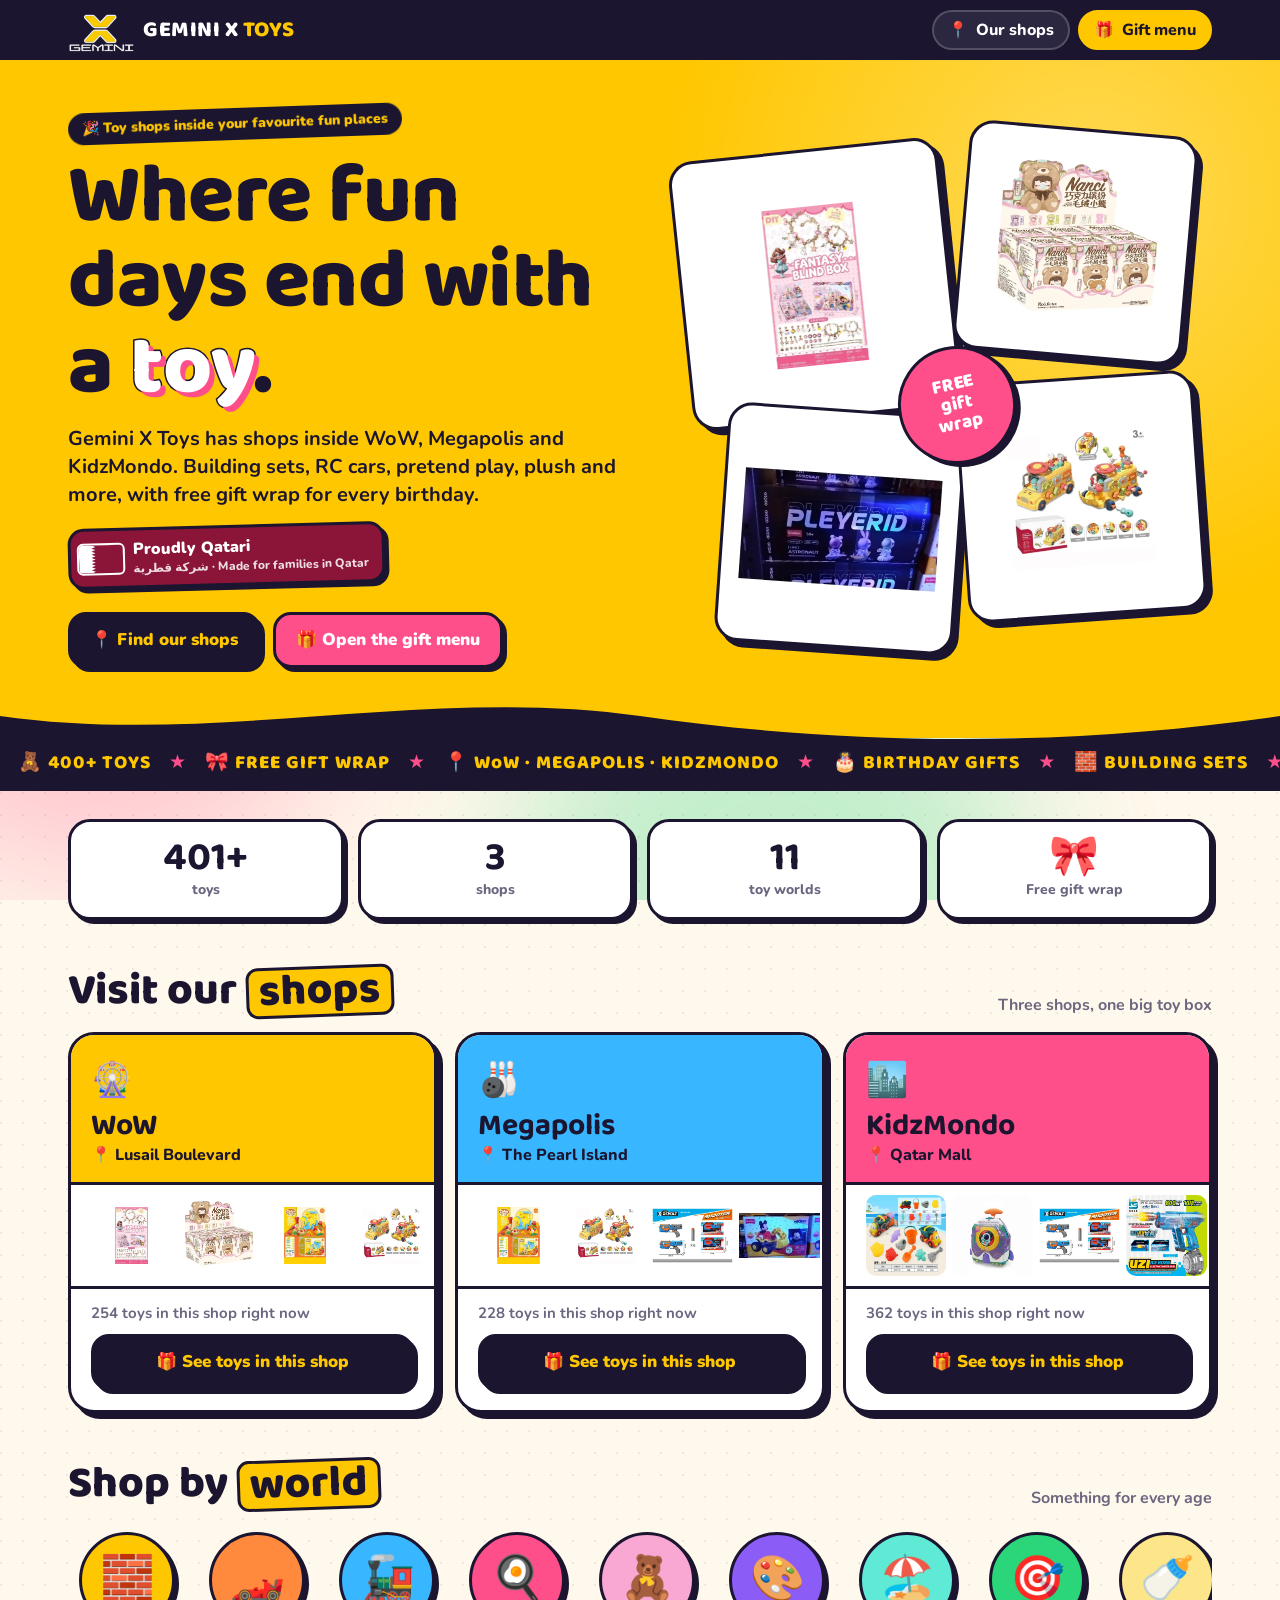
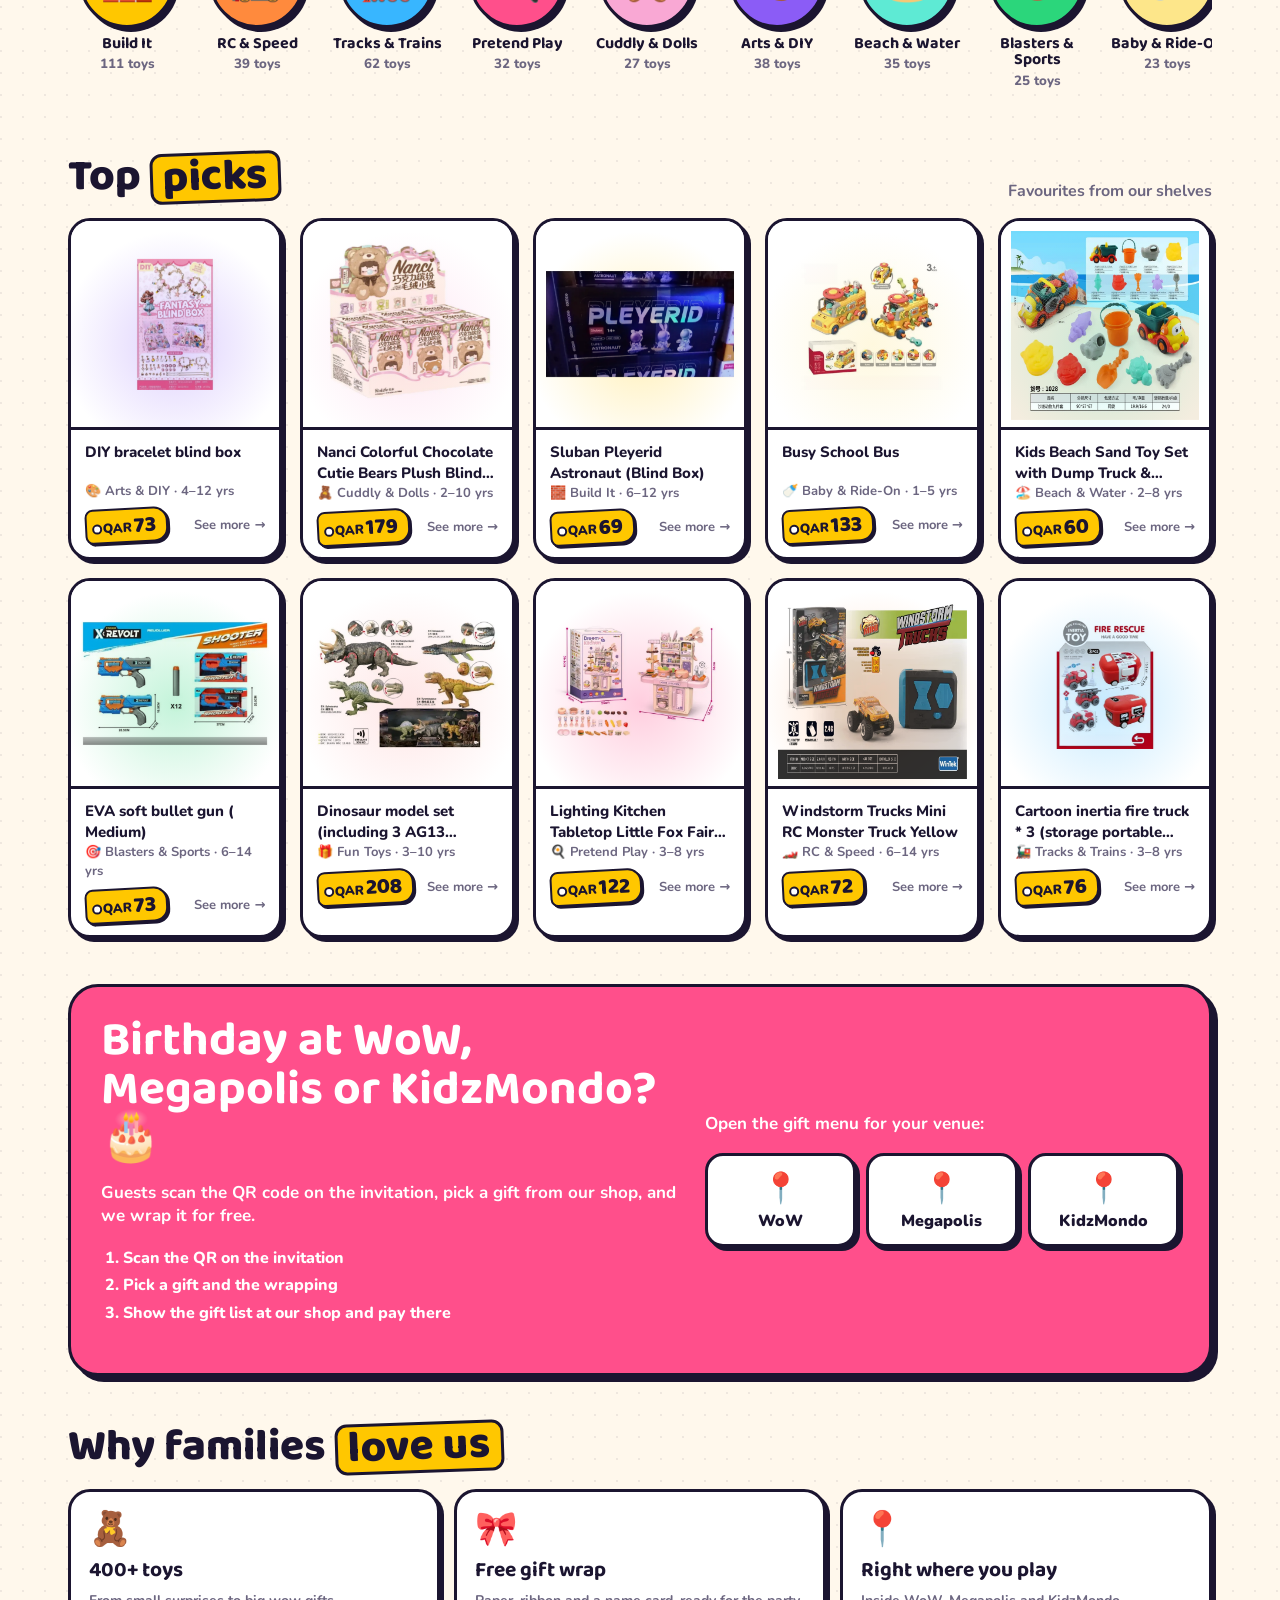
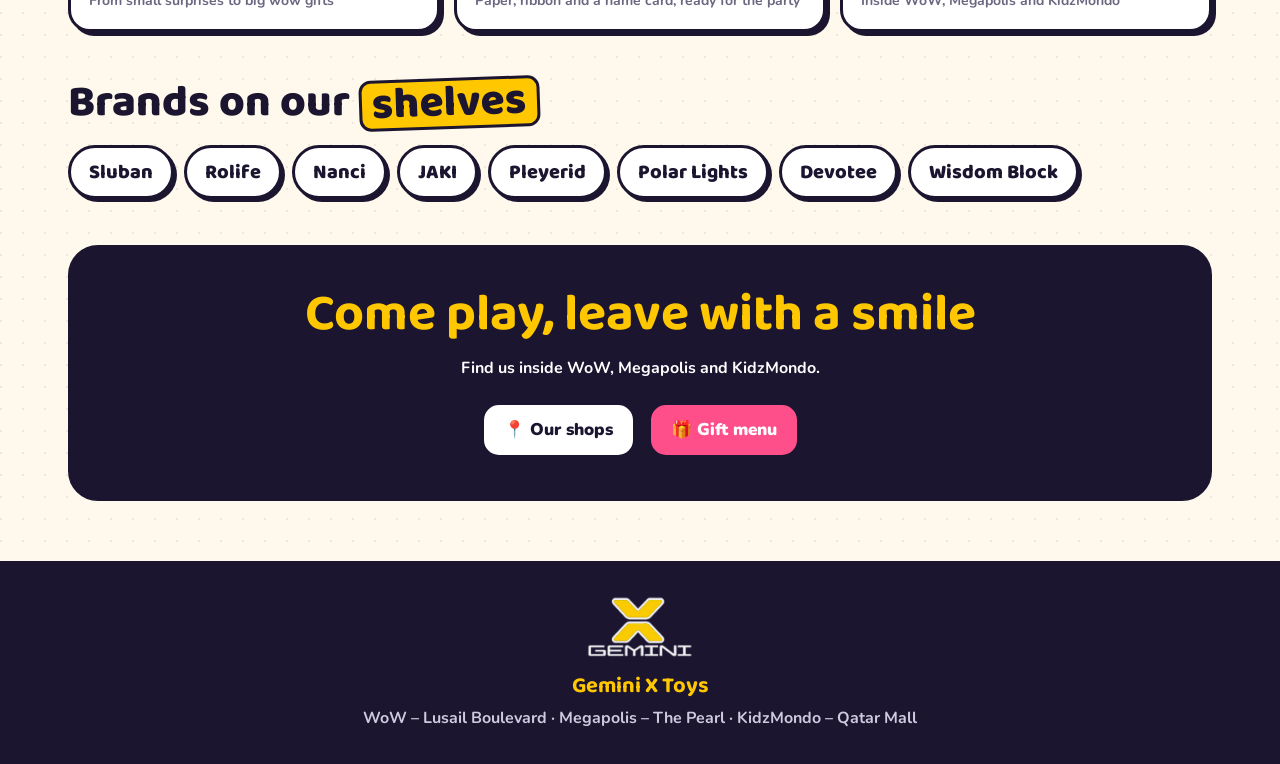
<file: shop.html>
<!DOCTYPE html>
<html lang="en">
<head>
<meta charset="utf-8">
<meta name="viewport" content="width=device-width,initial-scale=1">
<title>Gemini X Toys · Qatari toy shops at WoW, Megapolis and KidzMondo</title>
<meta name="description" content="Gemini X Toys, a Qatari company with toy shops inside WoW, Megapolis and KidzMondo. Building sets, RC cars, pretend play, plush and more. Free gift wrap for birthday parties.">
<meta name="theme-color" content="#1B1530">
<link rel="icon" href="data:image/svg+xml,<svg xmlns='http://www.w3.org/2000/svg' viewBox='0 0 100 100'><text y='.9em' font-size='90'>🎁</text></svg>">
<link rel="stylesheet" href="assets/style.css?v=7">
<style>
  :root{--qa:#8A1538}
  .flag{display:inline-block;vertical-align:middle;border-radius:4px;box-shadow:0 0 0 2px var(--ink)}
  .qa-chip{display:inline-flex;align-items:center;gap:8px;background:#fff;color:var(--ink);border:2px solid #ffffff40;border-radius:999px;padding:5px 12px 5px 6px;font-weight:900;font-size:14px;white-space:nowrap}
  .qa-chip .flag{box-shadow:0 0 0 1px #ddd;border-radius:3px;width:30px;height:18px}
  .lp-hero{position:relative;overflow:hidden;background:radial-gradient(circle at 85% 20%,#ffffff55 0,transparent 35%),var(--y)}
  .lp-hero .wrap{display:grid;grid-template-columns:1.05fr 1fr;gap:28px;align-items:center;padding:48px 18px 70px;position:relative;z-index:2}
  .lp-hero h1{font-size:clamp(42px,6.6vw,84px);font-weight:800;margin:14px 0 14px;letter-spacing:-.5px}
  .lp-hero h1 .nm{color:#fff;-webkit-text-stroke:3px var(--ink);paint-order:stroke fill;text-shadow:5px 5px 0 var(--pink)}
  .lp-hero p{font-size:clamp(16px,2vw,20px);font-weight:700;max-width:560px;margin:0}
  .collage{position:relative;aspect-ratio:1/1;max-width:520px;justify-self:center;width:100%}
  .collage .tile{position:absolute;background:#fff;border:3px solid var(--ink);border-radius:24px;box-shadow:var(--sh2);overflow:hidden;animation:bob 6s ease-in-out infinite}
  .collage .tile img{width:100%;height:100%;object-fit:contain;padding:10px;mix-blend-mode:multiply}
  .collage .t1{width:52%;height:52%;left:0;top:4%;transform:rotate(-6deg)}
  .collage .t2{width:44%;height:44%;right:2%;top:0;transform:rotate(5deg);animation-delay:-2s}
  .collage .t3{width:46%;height:46%;left:8%;bottom:0;transform:rotate(4deg);animation-delay:-4s}
  .collage .t4{width:46%;height:46%;right:0;bottom:6%;transform:rotate(-4deg);animation-delay:-1s}
  .collage .stamp{position:absolute;left:42%;top:42%;z-index:3;background:var(--pink);color:#fff;border:3px solid var(--ink);border-radius:50%;width:118px;height:118px;display:grid;place-items:center;text-align:center;font-family:var(--fd);font-weight:800;font-size:19px;line-height:1.05;transform:rotate(-12deg);box-shadow:var(--sh)}
  .collage .qa-flag{position:absolute;right:-2%;top:44%;z-index:3;transform:rotate(8deg);filter:drop-shadow(4px 4px 0 var(--ink))}
  .collage .qa-flag .flag{width:96px;height:38px;border-radius:6px;box-shadow:0 0 0 3px var(--ink)}
  .qa-band{height:16px;background:var(--qa);-webkit-mask:linear-gradient(#000 0 0);position:relative}
  .qa-band::after{content:"";position:absolute;inset:0;background:repeating-linear-gradient(135deg,transparent 0 10px,rgba(255,255,255,.14) 10px 20px)}
  .stats{display:grid;grid-template-columns:repeat(4,1fr);gap:14px;margin-top:28px;position:relative;z-index:4}
  .stat{background:#fff;border:3px solid var(--ink);border-radius:var(--r);padding:16px;box-shadow:var(--sh);text-align:center}
  .stat b{font-family:var(--fd);font-size:40px;line-height:1;display:flex;align-items:center;justify-content:center;gap:8px}
  .stat b .flag{width:46px;height:29px}
  .stat span{font-weight:800;color:var(--mut);font-size:14px}
  .venues{display:grid;grid-template-columns:repeat(3,1fr);gap:18px}
  .venue{background:#fff;border:3px solid var(--ink);border-radius:26px;box-shadow:var(--sh2);overflow:hidden;display:flex;flex-direction:column}
  .venue .vtop{padding:22px 20px 16px;position:relative}
  .venue .vtop .pin{font-size:34px}
  .venue h3{font-size:30px;margin:6px 0 2px}
  .venue .where{font-weight:800}
  .venue .vbody{padding:14px 20px 20px;display:flex;flex-direction:column;gap:10px;flex:1}
  .venue .vstrip{display:flex;gap:6px;padding:10px 20px;border-top:3px solid var(--ink);border-bottom:3px solid var(--ink);background:#fff}
  .venue .vstrip img{width:25%;aspect-ratio:1;object-fit:contain;border-radius:10px;mix-blend-mode:multiply}
  .venue .cta{justify-content:center;margin-top:auto}
  .about-qa{display:grid;grid-template-columns:auto 1fr;gap:26px;align-items:center;background:#fff;border:3px solid var(--ink);border-radius:30px;padding:26px;box-shadow:var(--sh2);position:relative;overflow:hidden}
  .about-qa::before{content:"";position:absolute;left:0;top:0;bottom:0;width:14px;background:var(--qa)}
  .about-qa .bigflag{width:220px;height:88px;border-radius:12px;box-shadow:0 0 0 3px var(--ink),6px 6px 0 var(--ink);margin-left:12px}
  .about-qa h2{font-size:clamp(28px,3.6vw,42px)}
  .about-qa h2 .ar{display:block;font-size:.7em;color:var(--qa);margin-top:6px;font-family:"Baloo Bhaijaan 2","Baloo 2",sans-serif}
  .about-qa p{font-weight:700;color:var(--mut);margin:10px 0 0;font-size:17px}
  .why{display:grid;grid-template-columns:repeat(4,1fr);gap:14px}
  .why .w{background:#fff;border:3px solid var(--ink);border-radius:var(--r);padding:18px;box-shadow:var(--sh)}
  .why .w .ic{font-size:34px;height:40px;display:flex;align-items:center}
  .why .w .ic .flag{width:52px;height:32px}
  .why .w b{font-family:var(--fd);font-size:21px;display:block;margin:6px 0 4px}
  .why .w span{color:var(--mut);font-weight:700;font-size:14px}
  .bday{display:grid;grid-template-columns:1.1fr .9fr;gap:24px;align-items:center;background:var(--pink);color:#fff;border:3px solid var(--ink);border-radius:30px;padding:30px;box-shadow:var(--sh2)}
  .bday h2{font-size:clamp(30px,4vw,48px)}
  .bday p{font-weight:700;font-size:17px}
  .bday ol{font-weight:800;padding-left:22px;line-height:1.7}
  .bday .qrs{display:grid;grid-template-columns:repeat(3,1fr);gap:10px}
  .bday .qrs a{background:#fff;color:var(--ink);border:3px solid var(--ink);border-radius:18px;padding:12px 8px;text-align:center;text-decoration:none;font-weight:900;box-shadow:var(--sh)}
  .bday .qrs a span{display:block;font-size:30px}
  .brands{display:flex;flex-wrap:wrap;gap:10px}
  .brands span{background:#fff;border:3px solid var(--ink);border-radius:999px;padding:10px 18px;font-family:var(--fd);font-weight:800;font-size:20px;box-shadow:3px 3px 0 var(--ink)}
  .lp-grid{display:grid;grid-template-columns:repeat(auto-fill,minmax(200px,1fr));gap:18px}
  .lp-card{background:#fff;border:3px solid var(--ink);border-radius:var(--r);overflow:hidden;box-shadow:var(--sh);text-decoration:none;color:inherit;transition:transform .25s var(--spring)}
  .lp-card:hover{transform:translate(-2px,-4px) rotate(-.6deg)}
  .lp-card .ph{border-bottom:3px solid var(--ink)}
  .lp-card .ph img{mix-blend-mode:multiply}
  .lp-card .b{padding:12px 14px}
  .lp-card .n{font-weight:800;font-size:15px;display:-webkit-box;-webkit-line-clamp:2;-webkit-box-orient:vertical;overflow:hidden;min-height:40px}
  .lp-card .row{display:flex;justify-content:space-between;align-items:center;margin-top:8px}
  .final{text-align:center;background:var(--ink);color:#fff;border-radius:30px;padding:40px 20px;border:3px solid var(--ink);position:relative;overflow:hidden}
  
  .final h2{font-size:clamp(32px,4.4vw,52px);color:var(--y)}
  .final .hero-ctas{justify-content:center}
  .foot-qa{display:inline-flex;align-items:center;gap:10px;margin-top:12px;font-weight:800}
  .foot-qa .flag{width:36px;height:23px;box-shadow:0 0 0 2px #fff}
  @media (max-width:900px){.lp-hero .wrap{grid-template-columns:1fr}.collage{max-width:380px}.stats{grid-template-columns:repeat(2,1fr)}.venues{grid-template-columns:1fr}.why{grid-template-columns:repeat(2,1fr)}.bday{grid-template-columns:1fr}.about-qa{grid-template-columns:1fr}.about-qa .bigflag{width:170px;height:68px}}
  @media (max-width:520px){.why{grid-template-columns:1fr}.collage .stamp{width:92px;height:92px;font-size:15px}.qa-chip .t{display:none}}
</style>
<style>.proud{display:inline-flex;align-items:center;gap:10px;margin:16px 0 4px;background:#8A1538;color:#fff;border:3px solid #1B1530;border-radius:16px;padding:8px 14px 8px 8px;box-shadow:4px 4px 0 #1B1530;font-weight:900;transform:rotate(-1.5deg)}.proud .flag{width:44px;height:28px;border-radius:4px;box-shadow:0 0 0 2px #fff;flex:none}.proud small{display:block;font-weight:800;opacity:.85;font-size:12px}[dir=rtl] .proud{padding:8px 8px 8px 14px;transform:rotate(1.5deg)}</style>
</head>
<body class="ready">
<svg width="0" height="0" style="position:absolute" aria-hidden="true">
  <symbol id="qa" viewBox="0 0 28 11"><rect width="28" height="11" fill="#fff"/><path fill="#8A1538" d="M28 0H8L10.6 0.611L8 1.222L10.6 1.833L8 2.444L10.6 3.056L8 3.667L10.6 4.278L8 4.889L10.6 5.5L8 6.111L10.6 6.722L8 7.333L10.6 7.944L8 8.556L10.6 9.167L8 9.778L10.6 10.389L8 11H28Z"/></symbol>
</svg>

<div class="top"><div class="wrap">
  <div class="brand"><div class="logo img" id="logo">🎁</div><div>GEMINI X <span>TOYS</span></div></div>
  <div class="top-actions">
    <a class="tbtn" href="#venues">📍 <span class="t">Our shops</span></a>
    <a class="basket-btn" href="index.html">🎁 <span class="t">Gift menu</span></a>
  </div>
</div></div>

<header class="lp-hero">
  <div class="balloons" id="balloons"></div>
  <div class="wrap">
    <div>
      <span class="kicker">🎉 Toy shops inside your favourite fun places</span>
      <h1>Where fun days end with a <span class="nm">toy</span>.</h1>
      <p>Gemini X Toys has shops inside WoW, Megapolis and KidzMondo. Building sets, RC cars, pretend play, plush and more, with free gift wrap for every birthday.</p>
      <div class="proud"><svg class="flag" width="44" height="28" viewBox="0 0 28 11" preserveAspectRatio="none"><use href="#qa"/></svg><div>Proudly Qatari<small>شركة قطرية · Made for families in Qatar</small></div></div>
      <div class="hero-ctas">
        <a class="cta ink" href="#venues">📍 Find our shops</a>
        <a class="cta pink" href="index.html">🎁 Open the gift menu</a>
      </div>
    </div>
    <div class="collage" aria-hidden="true">
      <div class="tile t1"><img id="c1" alt=""></div>
      <div class="tile t2"><img id="c2" alt=""></div>
      <div class="tile t3"><img id="c3" alt=""></div>
      <div class="tile t4"><img id="c4" alt=""></div>
      <div class="stamp">FREE<br>gift<br>wrap</div>
    </div>
  </div>
</header>
<svg class="wave" viewBox="0 0 1440 60" preserveAspectRatio="none" aria-hidden="true"><path d="M0 30 C 240 70 480 -10 720 30 S 1200 70 1440 30 V60 H0Z" fill="#1B1530"/></svg>
<div class="marquee"><div id="marquee"></div></div>
<div class="blobs" aria-hidden="true"><i></i><i></i><i></i></div>

<main class="wrap">
  <div class="stats" id="stats"></div>

  <section id="venues">
    <div class="sec-h"><h2>Visit our <em>shops</em></h2><p>Three shops, one big toy box</p></div>
    <div class="venues" id="venueCards"></div>
  </section>

  <section>
    <div class="sec-h"><h2>Shop by <em>world</em></h2><p>Something for every age</p></div>
    <div class="worlds" id="worlds"></div>
  </section>

  <section>
    <div class="sec-h"><h2>Top <em>picks</em></h2><p>Favourites from our shelves</p></div>
    <div class="lp-grid" id="picks"></div>
  </section>

  <section>
    <div class="bday">
      <div>
        <h2>Birthday at WoW, Megapolis or KidzMondo? 🎂</h2>
        <p>Guests scan the QR code on the invitation, pick a gift from our shop, and we wrap it for free.</p>
        <ol>
          <li>Scan the QR on the invitation</li>
          <li>Pick a gift and the wrapping</li>
          <li>Show the gift list at our shop and pay there</li>
        </ol>
      </div>
      <div>
        <p style="margin-top:0">Open the gift menu for your venue:</p>
        <div class="qrs" id="venueLinks"></div>
      </div>
    </div>
  </section>

  <section>
    <div class="sec-h"><h2>Why families <em>love us</em></h2></div>
    <div class="why" style="grid-template-columns:repeat(3,1fr)">
      <div class="w"><div class="ic">🧸</div><b>400+ toys</b><span>From small surprises to big wow gifts</span></div>
      <div class="w"><div class="ic">🎀</div><b>Free gift wrap</b><span>Paper, ribbon and a name card, ready for the party</span></div>
      <div class="w"><div class="ic">📍</div><b>Right where you play</b><span>Inside WoW, Megapolis and KidzMondo</span></div>
    </div>
  </section>

  <section>
    <div class="sec-h"><h2>Brands on our <em>shelves</em></h2></div>
    <div class="brands"><span>Sluban</span><span>Rolife</span><span>Nanci</span><span>JAKI</span><span>Pleyerid</span><span>Polar Lights</span><span>Devotee</span><span>Wisdom Block</span></div>
  </section>

  <section>
    <div class="final">
      <h2>Come play, leave with a smile</h2>
      <p style="font-weight:700">Find us inside WoW, Megapolis and KidzMondo.</p>
      <div class="hero-ctas"><a class="cta" href="#venues">📍 Our shops</a><a class="cta pink" href="index.html">🎁 Gift menu</a></div>
    </div>
  </section>
</main>

<footer>
  <div class="flogo" id="flogo"></div>
  <b>Gemini X Toys</b>
  <div style="margin-top:6px">WoW – Lusail Boulevard · Megapolis – The Pearl · KidzMondo – Qatar Mall</div>
</footer>

<script src="assets/common.js?v=8"></script>
<script>
{
  const $ = id => document.getElementById(id);
  GX.load().then(({ config: C, products: ALL, stock: S }) => {
    const LG = C.logoLight || C.logo;
    if (LG) { $("logo").innerHTML = `<img src="${LG}" alt="Gemini X">`; $("flogo").innerHTML = `<img src="${LG}" alt="Gemini X">`; }
    const P = ALL.filter(p => p.image);
    const score = p => (p.price >= 60 && p.price <= 300 ? 3 : 1) + (p.badge ? 1 : 0) + (parseInt(p.id.slice(1)) % 7) / 10;
    const top = [...P].sort((a, b) => score(b) - score(a));
    const seen = new Set(), four = [];
    for (const p of top) { if (!seen.has(p.world)) { seen.add(p.world); four.push(p); } if (four.length === 4) break; }
    four.forEach((p, i) => { const im = $("c" + (i + 1)); im.src = p.image; im.alt = p.name; });
    const bc = ["#ffffff", "#9B5DE5", "#FF4F8B", "#38B6FF", "#2BD67B"];
    $("balloons").innerHTML = Array.from({ length: 8 }, (_, i) => `<i class="balloon" style="left:${(i * 13 + 4) % 96}%;background:${bc[i % 5]};border-bottom-color:${bc[i % 5]};animation-duration:${15 + (i * 3) % 8}s;animation-delay:-${i * 2.4}s"></i>`).join("");
    const m = ["🧸 400+ TOYS", "🎀 FREE GIFT WRAP", "📍 WoW · MEGAPOLIS · KIDZMONDO", "🎂 BIRTHDAY GIFTS", "🧱 BUILDING SETS"].map(x => `<span>${x}</span><i>★</i>`).join("");
    $("marquee").innerHTML = m + m + m + m;
    const worlds = new Set(ALL.map(p => p.world));
    $("stats").innerHTML = [[ALL.length + "+", "toys"], [C.venues.length, "shops"], [worlds.size, "toy worlds"], ["🎀", "Free gift wrap"]].map(([b, s]) => `<div class="stat"><b>${b}</b><span>${s}</span></div>`).join("");
    const vinfo = { wow: ["🎡", "Lusail Boulevard"], mgp: ["🎳", "The Pearl Island"], kdz: ["🏙️", "Qatar Mall"] };
    $("venueCards").innerHTML = C.venues.map((v, i) => {
      const mm = S.venues && S.venues[v.id];
      const inV = mm ? top.filter(p => mm[p.id] > 0) : top;
      const strip = inV.slice(i * 4, i * 4 + 4);
      const [short] = v.name.split(" – ");
      return `<div class="venue"><div class="vtop" style="background:${["#FFC700", "#38B6FF", "#FF4F8B"][i % 3]}"><div class="pin">${(vinfo[v.id] || ["📍"])[0]}</div><h3>${GX.esc(short)}</h3><div class="where">📍 ${GX.esc((vinfo[v.id] || ["", v.shopLocation || ""])[1])}</div></div>
        <div class="vstrip">${strip.map(p => `<img src="${p.image}" alt="${GX.esc(p.name)}" loading="lazy">`).join("")}</div>
        <div class="vbody"><span class="meta" style="font-size:15px">${mm ? inV.length + " toys in this shop right now" : "Toys for every age, gift wrap for free"}</span>
        <a class="cta ink" href="index.html?v=${v.id}">🎁 See toys in this shop</a></div></div>`;
    }).join("");
    $("venueLinks").innerHTML = C.venues.map(v => `<a href="index.html?v=${v.id}"><span>📍</span>${GX.esc(v.name.split(" – ")[0])}</a>`).join("");
    const counts = ALL.reduce((a, p) => (a[p.world] = (a[p.world] || 0) + 1, a), {});
    $("worlds").innerHTML = GX.WORLDS.filter(w => counts[w.id]).map(w => `<a class="world" href="index.html" style="text-decoration:none;color:inherit"><div class="bub" style="background:${w.c}">${w.e}</div><b>${GX.esc(w.id)}</b><small>${counts[w.id]} toys</small></a>`).join("");
    const g = {}; top.forEach(p => (g[p.world] = g[p.world] || []).push(p));
    const lists = Object.values(g), mix = [];
    while (mix.length < 10 && lists.some(l => l.length)) lists.forEach(l => l.length && mix.length < 10 && mix.push(l.shift()));
    $("picks").innerHTML = mix.map(p => `<a class="lp-card" href="index.html"><div class="ph" style="--wt:${GX.world(p.world).c}">${GX.photo(p)}</div><div class="b"><div class="n">${GX.esc(p.name)}</div><div class="meta">${GX.world(p.world).e} ${GX.esc(p.world)} · ${GX.age(p)}</div><div class="row"><span class="price tagp"><small>QAR</small>${p.price}</span><span class="meta">See more →</span></div></div></a>`).join("");
    document.querySelectorAll("img").forEach(im => { if (im.complete) im.classList.add("ld"); else im.addEventListener("load", () => im.classList.add("ld"), { once: true }); });
  });
}
</script>
</body>
</html>
</file>
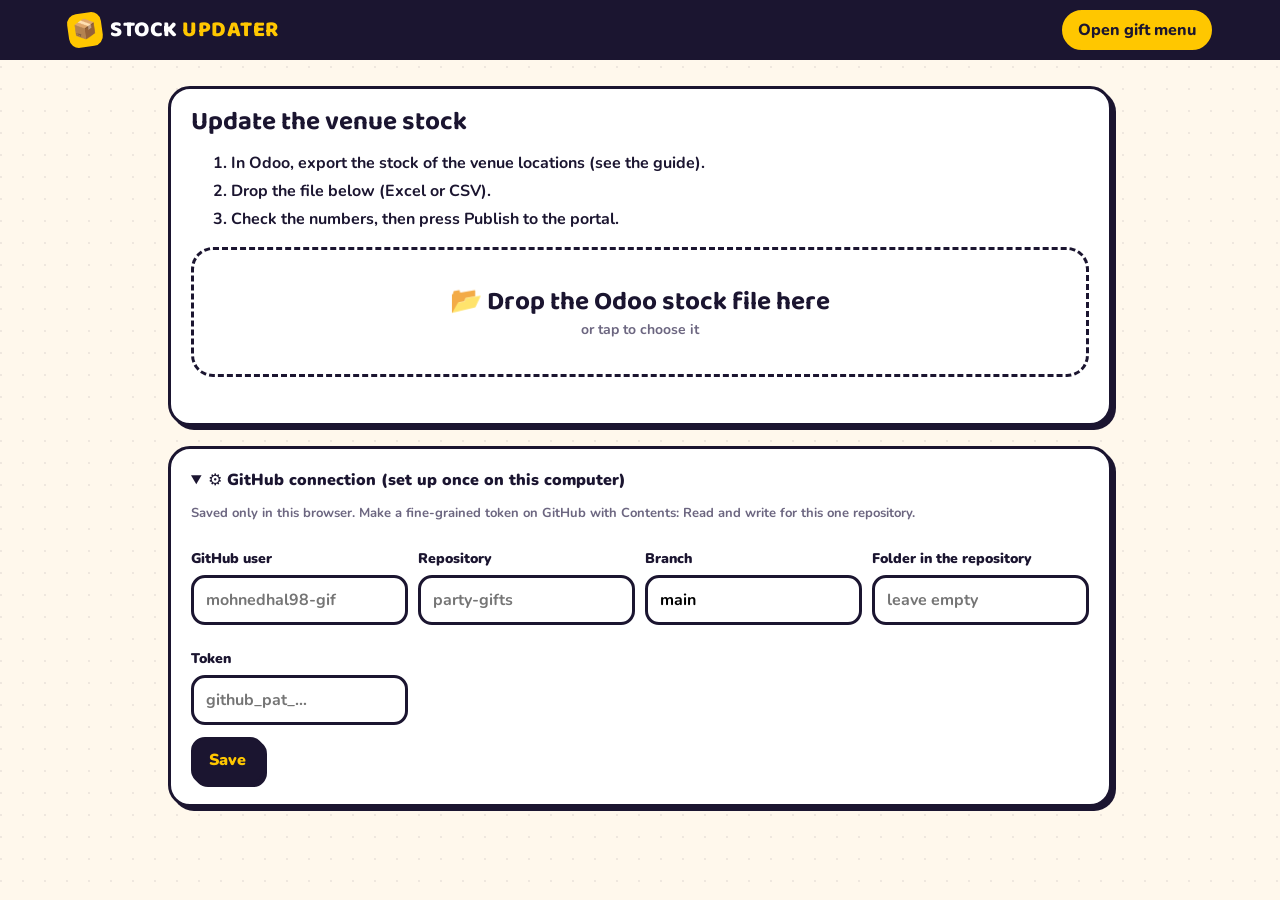
<file: stock-updater.html>
<!DOCTYPE html>
<html lang="en">
<head>
<meta charset="utf-8">
<meta name="viewport" content="width=device-width,initial-scale=1">
<title>Stock updater · Gift Menu</title>
<meta name="robots" content="noindex">
<link rel="stylesheet" href="assets/style.css">
<style>
  .up{max-width:980px;margin:26px auto;padding:0 18px;display:grid;gap:20px}
  .drop{border:3px dashed var(--ink);border-radius:22px;background:#fff;padding:34px 20px;text-align:center;cursor:pointer;transition:background .2s}
  .drop.over{background:#FFF3C4}
  .drop b{font-family:var(--fd);font-size:26px;display:block}
  .drop span{color:var(--mut);font-weight:700}
  .stats{display:grid;grid-template-columns:repeat(auto-fit,minmax(180px,1fr));gap:12px}
  .stat{background:#fff;border:3px solid var(--ink);border-radius:18px;padding:14px;box-shadow:var(--sh)}
  .stat b{font-family:var(--fd);font-size:34px;display:block;line-height:1}
  .stat small{font-weight:800;color:var(--mut)}
  table{width:100%;border-collapse:collapse;font-size:14px;background:#fff}
  th,td{border-bottom:1px solid #eee;padding:7px 8px;text-align:left}
  th{background:var(--ink);color:var(--y)}
  td.n{text-align:right;font-variant-numeric:tabular-nums}
  .scroll{overflow:auto;max-height:340px;border:2.5px solid var(--ink);border-radius:14px}
  .gh{display:grid;grid-template-columns:repeat(auto-fit,minmax(200px,1fr));gap:10px}
  .ok{color:#0a7d3b;font-weight:900}.bad{color:#D7263D;font-weight:900}
  ol li{margin:6px 0;font-weight:700}
  details summary{cursor:pointer;font-weight:900}
</style>
</head>
<body class="ready">
<div class="top"><div class="wrap">
  <div class="brand"><div class="logo">📦</div><div>STOCK <span>UPDATER</span></div></div>
  <a class="basket-btn" href="index.html" style="text-decoration:none">Open gift menu</a>
</div></div>

<div class="up">
  <div class="panel">
    <h2>Update the venue stock</h2>
    <ol>
      <li>In Odoo, export the stock of the venue locations (see the guide).</li>
      <li>Drop the file below (Excel or CSV).</li>
      <li>Check the numbers, then press <b>Publish to the portal</b>.</li>
    </ol>
    <label class="drop" id="drop"><input type="file" id="file" accept=".csv,.xlsx,.xls" hidden>
      <b>📂 Drop the Odoo stock file here</b><span>or tap to choose it</span></label>
    <div class="err" id="err"></div>
  </div>

  <div class="panel hide" id="result">
    <h2>What we found</h2>
    <div class="stats" id="stats"></div>
    <details style="margin-top:14px"><summary id="unSum"></summary><div class="scroll" style="margin-top:8px"><table id="unTable"></table></div></details>
    <div class="btns" style="margin-top:16px">
      <button class="btn" id="publish">🚀 Publish to the portal</button>
      <button class="btn dark" id="download">⬇ Download stock.json</button>
    </div>
    <div id="pubMsg" style="margin-top:10px;font-weight:800"></div>
  </div>

  <div class="panel">
    <details id="ghBox"><summary>⚙️ GitHub connection (set up once on this computer)</summary>
      <p class="meta">Saved only in this browser. Make a fine-grained token on GitHub with <b>Contents: Read and write</b> for this one repository.</p>
      <div class="gh">
        <div><label>GitHub user</label><input class="in-f" id="ghOwner" placeholder="mohnedhal98-gif"></div>
        <div><label>Repository</label><input class="in-f" id="ghRepo" placeholder="party-gifts"></div>
        <div><label>Branch</label><input class="in-f" id="ghBranch" placeholder="main"></div>
        <div><label>Folder in the repository</label><input class="in-f" id="ghFolder" placeholder="leave empty"></div>
        <div><label>Token</label><input class="in-f" id="ghToken" type="password" placeholder="github_pat_…"></div>
      </div>
      <div class="btns"><button class="btn dark" id="ghSave">Save</button></div>
    </details>
  </div>
</div>

<script src="assets/xlsx.full.min.js"></script>
<script>
{
  const $ = id => document.getElementById(id);
  const LS = "gx-stock-gh";
  let cfg = {}, products = [], out = null;
  try { cfg = JSON.parse(localStorage.getItem(LS) || "{}"); } catch (e) {}
  ["Owner", "Repo", "Branch", "Token", "Folder"].forEach(k => $("gh" + k).value = cfg[k.toLowerCase()] ?? (k === "Branch" ? "main" : ""));
  $("ghSave").onclick = () => { ["owner", "repo", "branch", "token", "folder"].forEach(k => cfg[k] = $("gh" + k[0].toUpperCase() + k.slice(1)).value.trim()); try { localStorage.setItem(LS, JSON.stringify(cfg)); } catch (e) {} $("ghSave").textContent = "✓ Saved"; };
  if (!cfg.token) $("ghBox").open = true;

  let config;
  Promise.all([fetch("data/products.json?v=" + Date.now()).then(r => r.json()), fetch("data/config.json?v=" + Date.now()).then(r => r.json())])
    .then(([p, c]) => { products = p; config = c; });

  const drop = $("drop");
  ["dragover", "dragenter"].forEach(e => drop.addEventListener(e, ev => { ev.preventDefault(); drop.classList.add("over"); }));
  ["dragleave", "drop"].forEach(e => drop.addEventListener(e, ev => { ev.preventDefault(); drop.classList.remove("over"); }));
  drop.addEventListener("drop", ev => ev.dataTransfer.files[0] && readFile(ev.dataTransfer.files[0]));
  $("file").onchange = () => $("file").files[0] && readFile($("file").files[0]);

  function readFile(f) {
    $("err").textContent = "";
    const r = new FileReader();
    r.onload = () => {
      try {
        const wb = XLSX.read(r.result, { type: "array" });
        const rows = XLSX.utils.sheet_to_json(wb.Sheets[wb.SheetNames[0]], { defval: "", raw: false });
        build(rows);
      } catch (e) { $("err").textContent = "⚠️ Could not read this file: " + e.message; }
    };
    r.readAsArrayBuffer(f);
  }

  const norm = s => String(s || "").trim().toLowerCase();
  function col(keys, words) { return keys.find(k => words.some(w => norm(k).includes(w))); }

  function build(rows) {
    if (!rows.length) { $("err").textContent = "⚠️ The file is empty."; return; }
    const keys = Object.keys(rows[0]);
    const exact = names => keys.find(k => names.includes(norm(k)));
    const cRes = keys.find(k => norm(k).includes("reserved"));
    const cLoc = col(keys, ["location", "الموقع"]),
      cQty = exact(["quantity", "on hand quantity", "qty", "الكمية"]) || keys.find(k => /quantity|qty|on hand/.test(norm(k)) && !/inventoried|reserved|^product\//.test(norm(k))),
      cBar = col(keys, ["barcode", "باركود"]), cRef = col(keys, ["internal reference", "reference", "default_code"]), cProd = col(keys, ["product", "المنتج"]);
    if (!cLoc || !cQty) { $("err").textContent = "⚠️ The file needs a Location column and a Quantity column. Columns found: " + keys.join(", "); return; }
    const byBar = {}, byRef = {}, byName = {};
    products.forEach(p => { if (p.barcode) byBar[p.barcode] = p.id; if (p.code) byRef[norm(p.code)] = p.id; byName[norm(p.name)] = p.id; });
    const venues = {}, unmatched = {}, skipLoc = {};
    config.venues.forEach(v => venues[v.id] = {});
    rows.forEach(r => {
      const loc = norm(r[cLoc]), qty = (parseFloat(String(r[cQty]).replace(/,/g, "")) || 0) - (cRes ? (parseFloat(String(r[cRes]).replace(/,/g, "")) || 0) : 0);
      const v = config.venues.find(v => (v.odoo || []).some(o => loc.startsWith(norm(o))));
      if (!v) { skipLoc[r[cLoc]] = (skipLoc[r[cLoc]] || 0) + 1; return; }
      let prodTxt = String(r[cProd] || ""), ref = cRef ? r[cRef] : "";
      const m = prodTxt.match(/^\[([^\]]+)\]\s*(.*)$/); if (m) { ref = ref || m[1]; prodTxt = m[2]; }
      const bar = cBar ? String(r[cBar]).trim().replace(/\.0$/, "") : "";
      const id = byBar[bar] || byRef[norm(ref)] || byName[norm(prodTxt)];
      if (!id) { const k = prodTxt || ref || bar; unmatched[k] = (unmatched[k] || 0) + qty; return; }
      venues[v.id][id] = (venues[v.id][id] || 0) + qty;
    });
    for (const v in venues) for (const id in venues[v]) { venues[v][id] = Math.max(0, Math.floor(venues[v][id])); if (!venues[v][id]) delete venues[v][id]; }
    out = { updated: new Date().toISOString(), venues };
    $("result").classList.remove("hide");
    $("stats").innerHTML = config.venues.map(v => { const m = venues[v.id]; const toys = Object.keys(m).length, units = Object.values(m).reduce((a, b) => a + b, 0);
      return `<div class="stat"><small>📍 ${v.name}</small><b>${toys}</b><small>toys on the menu · ${units} units</small>${toys ? "" : '<div class="bad">No stock found. Check the export.</div>'}</div>`; }).join("");
    const un = Object.entries(unmatched).filter(([, q]) => q > 0);
    $("unSum").textContent = `${un.length} products in the file are not on the gift menu (not toys, or new products). Tap to see.`;
    $("unTable").innerHTML = "<tr><th>Product</th><th>Qty</th></tr>" + un.map(([k, q]) => `<tr><td>${k.replace(/</g, "&lt;")}</td><td class="n">${q}</td></tr>`).join("");
    $("pubMsg").textContent = "";
  }

  $("download").onclick = () => {
    if (!out) return;
    const a = Object.assign(document.createElement("a"), { href: URL.createObjectURL(new Blob([JSON.stringify(out)], { type: "application/json" })), download: "stock.json" });
    a.click();
  };

  $("publish").onclick = async () => {
    if (!out) return;
    if (!cfg.token || !cfg.owner || !cfg.repo) { $("ghBox").open = true; $("pubMsg").innerHTML = '<span class="bad">Fill in the GitHub connection first, or use Download.</span>'; return; }
    $("pubMsg").textContent = "Publishing…";
    const dir = (cfg.folder || "").replace(/^\/+|\/+$/g, ""), api = `https://api.github.com/repos/${cfg.owner}/${cfg.repo}/contents/${dir ? dir + "/" : ""}data/stock.json`, h = { Authorization: "Bearer " + cfg.token, Accept: "application/vnd.github+json" };
    try {
      let sha; const g = await fetch(api + "?ref=" + encodeURIComponent(cfg.branch || "main"), { headers: h });
      if (g.ok) sha = (await g.json()).sha;
      const body = { message: "Stock update " + new Date().toLocaleString("en-GB"), branch: cfg.branch || "main", content: btoa(unescape(encodeURIComponent(JSON.stringify(out)))), sha };
      const p = await fetch(api, { method: "PUT", headers: h, body: JSON.stringify(body) });
      if (!p.ok) throw new Error((await p.json()).message || p.status);
      $("pubMsg").innerHTML = '<span class="ok">✓ Published. The portal shows the new stock in about 1 minute.</span>';
    } catch (e) { $("pubMsg").innerHTML = '<span class="bad">⚠️ Could not publish: ' + e.message + "</span>"; }
  };
}
</script>
</body>
</html>
</file>
<file: assets/style.css>
@import url("https://fonts.googleapis.com/css2?family=Baloo+2:wght@500;700;800&family=Baloo+Bhaijaan+2:wght@500;700;800&family=Nunito:wght@500;700;800;900&display=swap");
:root{
  --hero:#FFC700;--ac:#FF4F8B;
  --y:#FFC700;--y2:#FFE27A;--pink:#FF4F8B;--blue:#38B6FF;--green:#2BD67B;--purple:#8B5CF6;--orange:#FF8A3D;
  --ink:#1B1530;--mut:#6C6680;--bg:#FFF8EC;--card:#fff;--line:#1B1530;
  --r:22px;--sh:4px 4px 0 var(--ink);--sh2:6px 6px 0 var(--ink);
  --fd:"Baloo 2","Nunito",system-ui,sans-serif;--fb:"Nunito","Segoe UI",system-ui,sans-serif;
}
*{box-sizing:border-box}
html{scroll-behavior:smooth}
body{margin:0;font-family:var(--fb);background:var(--bg);color:var(--ink);line-height:1.4;overflow-x:hidden;
  background-image:radial-gradient(circle at 1px 1px,rgba(27,21,48,.07) 1.5px,transparent 0);background-size:22px 22px}
button{font:inherit;cursor:pointer;color:inherit}
img{display:block}
.wrap{max-width:1180px;margin:0 auto;padding:0 18px}
h1,h2,h3{font-family:var(--fd);line-height:1.02;margin:0}
.hide{display:none!important}

/* ---------- top bar ---------- */
.top{position:sticky;top:0;z-index:40;background:var(--ink);color:#fff}
.top .wrap{display:flex;align-items:center;justify-content:space-between;height:60px;gap:10px}
.brand{font-family:var(--fd);font-weight:800;font-size:22px;letter-spacing:.5px;display:flex;align-items:center;gap:8px;white-space:nowrap}
.brand .logo{width:34px;height:34px;border-radius:10px;background:var(--y);display:grid;place-items:center;font-size:19px;transform:rotate(-8deg)}
.brand span{color:var(--y)}
.top-actions{display:flex;gap:8px}
.tbtn,.basket-btn{background:#ffffff14;border:2px solid #ffffff30;color:#fff;border-radius:999px;padding:7px 14px;font-weight:800;display:flex;gap:8px;align-items:center;text-decoration:none;white-space:nowrap}
.basket-btn{background:var(--y);color:var(--ink);border-color:var(--y)}
.basket-btn b{background:var(--ink);color:var(--y);border-radius:999px;min-width:24px;height:24px;display:inline-grid;place-items:center;font-size:13px;padding:0 7px}
.basket-btn.bump{animation:bump .5s}
@keyframes bump{30%{transform:scale(1.18) rotate(-4deg)}60%{transform:scale(.95)}}

/* ---------- hero ---------- */
.hero{position:relative;background:var(--hero);transition:background .4s;overflow:hidden}
.hero .wrap{position:relative;z-index:2;display:grid;grid-template-columns:1.25fr .9fr;gap:24px;align-items:center;padding:42px 18px 52px}
.kicker{display:inline-flex;gap:8px;align-items:center;background:var(--ink);color:var(--y);font-weight:900;border-radius:999px;padding:6px 14px;font-size:14px;transform:rotate(-2deg)}
.hero h1{font-size:clamp(40px,6.4vw,78px);font-weight:800;margin:16px 0 12px;letter-spacing:-.5px}
.hero h1 .nm{color:#fff;-webkit-text-stroke:3px var(--ink);paint-order:stroke fill;text-shadow:5px 5px 0 var(--pink)}
.hero p.lead{font-size:clamp(16px,2vw,20px);font-weight:700;margin:0;max-width:560px}
.hero-ctas{display:flex;flex-wrap:wrap;gap:12px;margin-top:22px}
.cta{color:var(--ink);border:3px solid var(--ink);border-radius:18px;padding:13px 20px;font-weight:900;font-size:17px;box-shadow:var(--sh);background:#fff;display:inline-flex;gap:8px;align-items:center;transition:transform .12s,box-shadow .12s;text-decoration:none}
.cta:hover{transform:translate(-2px,-2px);box-shadow:var(--sh2)}
.cta:active{transform:translate(2px,2px);box-shadow:1px 1px 0 var(--ink)}
.cta.pink{background:var(--pink);color:#fff}
.cta.ink{background:var(--ink);color:var(--y)}
.cta.blue{background:var(--blue)}
.party-chips{display:flex;flex-wrap:wrap;gap:8px;margin-top:18px}
.chip{background:#fff;border:2px solid var(--ink);border-radius:999px;padding:6px 13px;font-weight:800;font-size:14px}

/* countdown */
.count{display:flex;gap:8px;margin-top:18px;align-items:flex-end;flex-wrap:wrap}
.count .lbl{font-weight:900;margin-right:4px;font-size:15px}
.tile{background:var(--ink);color:var(--y);border-radius:14px;min-width:64px;padding:6px 8px 4px;text-align:center;box-shadow:3px 3px 0 var(--pink)}
.tile b{font-family:var(--fd);font-size:30px;display:block;line-height:1}
.tile small{font-size:11px;font-weight:800;color:#fff;text-transform:uppercase;letter-spacing:.5px}

/* gift box art */
.giftart{position:relative;justify-self:center;width:min(340px,80vw);aspect-ratio:1}
.giftart svg{width:100%;height:100%;overflow:visible}
.giftart .lid{animation:lid 2.6s ease-in-out infinite;transform-origin:50% 100%;transform-box:fill-box}
@keyframes lid{0%,60%,100%{transform:translateY(0) rotate(0)}70%{transform:translateY(-34px) rotate(-8deg)}80%{transform:translateY(-6px) rotate(3deg)}}
.giftart .pop{animation:pop 2.6s ease-in-out infinite;transform-origin:center;transform-box:fill-box;opacity:0}
@keyframes pop{0%,62%{opacity:0;transform:translateY(20px) scale(.4)}72%{opacity:1;transform:translateY(-60px) scale(1)}90%{opacity:1}100%{opacity:0;transform:translateY(-90px) scale(.8)}}
.sticker{position:absolute;background:#fff;border:3px solid var(--ink);border-radius:999px;padding:6px 12px;font-weight:900;font-size:14px;box-shadow:var(--sh);white-space:nowrap}
.sticker.s1{top:6%;left:-6%;transform:rotate(-10deg);background:var(--pink);color:#fff}
.sticker.s2{bottom:12%;right:-8%;transform:rotate(8deg);background:var(--blue)}

/* balloons */
.balloons{position:absolute;inset:0;pointer-events:none;z-index:1}
.balloon{position:absolute;bottom:-140px;width:56px;height:70px;border-radius:50% 50% 48% 48%;animation:float linear infinite;opacity:.9}
.balloon::after{content:"";position:absolute;left:50%;top:100%;width:1.5px;height:70px;background:rgba(27,21,48,.35)}
.balloon::before{content:"";position:absolute;left:calc(50% - 5px);bottom:-6px;border:5px solid transparent;border-bottom-color:inherit}
@keyframes float{from{transform:translateY(0) rotate(-6deg)}50%{transform:translateY(-55vh) rotate(6deg)}to{transform:translateY(-110vh) rotate(-6deg)}}

/* marquee */
.marquee{background:var(--ink);color:var(--y);overflow:hidden;border-bottom:4px solid var(--ink);white-space:nowrap}
.marquee div{display:inline-block;padding:11px 0;font-family:var(--fd);font-weight:800;font-size:19px;letter-spacing:1px;animation:mq 30s linear infinite}
.marquee span{margin:0 18px}
.marquee i{font-style:normal;color:var(--pink)}
@keyframes mq{to{transform:translateX(-50%)}}

/* ---------- sections ---------- */
section{margin:46px 0}
.sec-h{display:flex;align-items:flex-end;justify-content:space-between;gap:12px;margin-bottom:16px;flex-wrap:wrap}
.sec-h h2{font-size:clamp(30px,4vw,44px);font-weight:800}
.sec-h h2 em{font-style:normal;background:var(--y);padding:0 10px;border-radius:12px;border:3px solid var(--ink);display:inline-block;transform:rotate(-2deg)}
.sec-h p{margin:0;color:var(--mut);font-weight:700}

/* how it works */
.steps{display:grid;grid-template-columns:repeat(3,1fr);gap:16px;margin-top:28px;position:relative;z-index:3}
.step{background:#fff;border:3px solid var(--ink);border-radius:var(--r);padding:16px;box-shadow:var(--sh);display:flex;gap:12px;align-items:center}
.step:nth-child(2){transform:rotate(1deg)}.step:nth-child(3){transform:rotate(-1deg)}
.step .ic{font-size:30px;width:54px;height:54px;border-radius:16px;display:grid;place-items:center;border:3px solid var(--ink);flex:none}
.step:nth-child(1) .ic{background:var(--blue)}.step:nth-child(2) .ic{background:var(--pink)}.step:nth-child(3) .ic{background:var(--green)}
.step b{display:block;font-family:var(--fd);font-size:20px}
.step span{color:var(--mut);font-weight:700;font-size:14px}

/* finder banner */
.finder-band{display:grid;grid-template-columns:1fr auto;gap:18px;align-items:center;background:var(--purple);color:#fff;border:3px solid var(--ink);border-radius:28px;padding:26px;box-shadow:var(--sh2);position:relative;overflow:hidden}
.finder-band h2{font-size:clamp(28px,3.6vw,40px)}
.finder-band p{margin:8px 0 0;font-weight:700;opacity:.92}
.finder-band .btns{display:flex;gap:12px;flex-wrap:wrap}
.finder-band::after{content:"✨🎁🎈";position:absolute;right:16px;top:-6px;font-size:54px;opacity:.18;letter-spacing:8px}

/* worlds */
.worlds{display:flex;gap:12px;overflow-x:auto;padding:6px 4px 14px;scrollbar-width:thin}
.world{flex:none;width:118px;text-align:center;background:none;border:0;padding:0}
.world .bub{width:96px;height:96px;margin:0 auto 8px;border-radius:50%;border:3px solid var(--ink);display:grid;place-items:center;font-size:44px;box-shadow:var(--sh);transition:transform .15s}
.world:hover .bub{transform:translateY(-4px) rotate(-6deg)}
.world.on .bub{outline:4px solid var(--y);outline-offset:3px;transform:scale(1.06)}
.world b{font-family:var(--fd);font-size:16px;display:block;line-height:1.05}
.world small{color:var(--mut);font-weight:800}

/* budget + filters */
.toolbar{display:flex;flex-wrap:wrap;gap:10px;align-items:center;margin:8px 0 18px}
.search{flex:1;min-width:200px;position:relative}
.search input{width:100%;border:3px solid var(--ink);border-radius:16px;padding:12px 14px 12px 44px;font:inherit;font-weight:700;background:#fff}
.search::before{content:"🔍";position:absolute;left:14px;top:50%;transform:translateY(-50%)}
.sel{border:3px solid var(--ink);border-radius:16px;padding:11px 12px;font:inherit;font-weight:800;background:#fff}
.budgets{display:flex;gap:8px;flex-wrap:wrap}
.pill{border:2.5px solid var(--ink);background:#fff;border-radius:999px;padding:8px 14px;font-weight:900;font-size:14px}
.pill.on{background:var(--ink);color:var(--y)}
.result-line{font-weight:800;color:var(--mut);margin:-6px 0 14px;display:flex;gap:10px;align-items:center;flex-wrap:wrap}
.result-line button{border:0;background:var(--pink);color:#fff;border-radius:999px;padding:4px 12px;font-weight:900;font-size:13px}

/* product cards */
.grid{display:grid;grid-template-columns:repeat(auto-fill,minmax(210px,1fr));gap:18px}
.card{background:#fff;border:3px solid var(--ink);border-radius:var(--r);overflow:hidden;display:flex;flex-direction:column;box-shadow:var(--sh);transition:transform .35s cubic-bezier(.2,.8,.2,1),box-shadow .35s cubic-bezier(.2,.8,.2,1),opacity .5s ease;position:relative;will-change:transform}
.card:hover{transform:translate(-2px,-3px) rotate(-.6deg);box-shadow:var(--sh2)}
.ph{aspect-ratio:1/1;background:#fff;display:grid;place-items:center;position:relative;cursor:zoom-in;border-bottom:3px solid var(--ink);overflow:hidden}
.ph img{width:100%;height:100%;object-fit:contain;padding:10px;transition:transform .3s}
.card:hover .ph img{transform:scale(1.06)}
.ph .emo{font-size:70px}
.badge{position:absolute;top:10px;left:10px;background:var(--pink);color:#fff;font-size:12px;font-weight:900;border-radius:999px;padding:4px 10px;border:2px solid var(--ink);transform:rotate(-4deg)}
.badge.b-Return{background:var(--green);color:var(--ink)}
.badge.b-Surprise{background:var(--purple)}
.badge.wl{left:auto;right:10px;background:var(--y);color:var(--ink);transform:rotate(4deg)}
.few{position:absolute;bottom:10px;right:10px;background:var(--ink);color:var(--y);font-size:11px;font-weight:900;border-radius:999px;padding:3px 9px}
.card .body{padding:12px 14px 14px;display:flex;flex-direction:column;gap:6px;flex:1}
.card .name{font-weight:800;font-size:15px;display:-webkit-box;-webkit-line-clamp:2;-webkit-box-orient:vertical;overflow:hidden;min-height:40px}
.meta{font-size:13px;color:var(--mut);font-weight:700}
.card .row{display:flex;align-items:center;justify-content:space-between;margin-top:auto;gap:8px}
.price{font-family:var(--fd);font-weight:800;font-size:22px;line-height:1}
.price small{font-size:13px;font-family:var(--fb);font-weight:900;margin-right:2px}
.add{background:var(--y);border:2.5px solid var(--ink);border-radius:14px;padding:8px 12px;font-weight:900;white-space:nowrap;transition:transform .1s}
.add:active{transform:scale(.94)}
.add.in{background:var(--green)}
.more{display:block;margin:24px auto 0}
.empty{color:var(--mut);padding:40px;text-align:center;grid-column:1/-1;font-weight:800;font-size:18px}

/* return gifts */
.host{display:grid;grid-template-columns:1fr 1.2fr;gap:20px;background:var(--green);border:3px solid var(--ink);border-radius:28px;padding:24px;box-shadow:var(--sh2)}
.host h2{font-size:clamp(28px,3.4vw,40px)}
.host p{font-weight:700}
.stepper{display:inline-flex;align-items:center;border:3px solid var(--ink);border-radius:16px;background:#fff;overflow:hidden}
.stepper button{border:0;background:#fff;width:46px;height:46px;font-size:22px;font-weight:900}
.stepper input{width:60px;border:0;border-left:3px solid var(--ink);border-right:3px solid var(--ink);height:46px;text-align:center;font:inherit;font-weight:900;font-size:20px}
.mini-grid{display:grid;grid-template-columns:repeat(auto-fill,minmax(118px,1fr));gap:10px;max-height:330px;overflow:auto;padding:4px}
.mini{background:#fff;border:2.5px solid var(--ink);border-radius:16px;padding:6px;text-align:left;font-size:12px;font-weight:800}
.mini img,.mini .emo{width:100%;aspect-ratio:1;object-fit:contain}
.mini .emo{display:grid;place-items:center;font-size:40px}
.mini.on{background:var(--y);box-shadow:3px 3px 0 var(--ink)}
.mini span{display:-webkit-box;-webkit-line-clamp:2;-webkit-box-orient:vertical;overflow:hidden}
.host-total{font-family:var(--fd);font-size:28px;font-weight:800;margin:14px 0}

/* ---------- modal / drawer ---------- */
.shade{position:fixed;inset:0;background:rgba(27,21,48,.55);opacity:0;pointer-events:none;transition:.2s;z-index:60;backdrop-filter:blur(2px)}
.shade.on{opacity:1;pointer-events:auto}
.drawer{position:fixed;top:0;right:0;height:100%;width:min(480px,100%);background:var(--bg);z-index:61;transform:translateX(105%);transition:.3s cubic-bezier(.2,.9,.3,1.1);display:flex;flex-direction:column;border-left:4px solid var(--ink)}
.drawer.on{transform:none}
.dhead{display:flex;justify-content:space-between;align-items:center;padding:14px 18px;background:var(--ink);color:#fff}
.dhead h3{font-size:26px}
.x{border:2px solid #fff;background:none;color:#fff;border-radius:50%;width:38px;height:38px;font-size:20px;font-weight:900;line-height:1}
.dtabs{display:flex;gap:6px;padding:12px 18px 0}
.dtab{flex:1;border:2.5px solid var(--ink);background:#fff;border-radius:14px;padding:8px 4px;font-weight:900;font-size:13px;text-align:center}
.dtab.on{background:var(--y)}
.dtab:disabled{opacity:.45;cursor:not-allowed}
.dbody{padding:14px 18px 22px;overflow:auto;flex:1}
.line{display:flex;align-items:center;gap:10px;padding:10px;background:#fff;border:2.5px solid var(--ink);border-radius:16px;margin-bottom:10px}
.line .th{width:56px;height:56px;border-radius:12px;background:#fff;flex:none;display:grid;place-items:center;font-size:30px;overflow:hidden}
.line .th img{width:100%;height:100%;object-fit:contain}
.line .nm{flex:1;font-weight:800;font-size:14px;line-height:1.2}
.qty{display:flex;align-items:center;gap:6px}
.qty button{width:30px;height:30px;border-radius:10px;border:2.5px solid var(--ink);background:#fff;font-weight:900}
.total{display:flex;justify-content:space-between;align-items:center;font-family:var(--fd);font-weight:800;font-size:24px;margin:16px 0 6px}
.total small{font-family:var(--fb);font-size:13px;color:var(--mut);font-weight:800;display:block}
.bigbtn{width:100%;border:3px solid var(--ink);border-radius:18px;padding:15px;font-weight:900;font-size:17px;box-shadow:var(--sh);margin-top:14px;background:var(--y)}
.bigbtn.wa{background:#25D366;color:#fff}
.bigbtn:disabled{opacity:.5;box-shadow:none}
label{display:block;font-weight:900;font-size:14px;margin:14px 0 6px}
.in-f{width:100%;border:3px solid var(--ink);border-radius:14px;padding:11px 12px;font:inherit;font-weight:700;background:#fff}
.err{color:#D7263D;font-size:14px;font-weight:800;margin-top:8px;min-height:18px}
.note{background:#fff;border:2.5px dashed var(--ink);border-radius:14px;padding:10px 12px;font-size:13px;font-weight:700;margin-top:14px}

/* wrap studio */
.papers{display:grid;grid-template-columns:repeat(4,1fr);gap:8px}
.paper{border:2.5px solid var(--ink);border-radius:14px;aspect-ratio:1;padding:0;overflow:hidden;position:relative}
.paper.on{outline:4px solid var(--pink);outline-offset:2px}
.paper span{position:absolute;bottom:4px;left:0;right:0;text-align:center;font-size:11px;font-weight:900;background:#ffffffd9;margin:0 6px;border-radius:8px}
.ribbons{display:flex;gap:10px;margin-top:4px}
.rib{width:38px;height:38px;border-radius:50%;border:3px solid var(--ink)}
.rib.on{outline:3px solid var(--ink);outline-offset:3px}
.preview{background:#fff;border:3px solid var(--ink);border-radius:20px;padding:8px;margin-top:14px;display:grid;place-items:center}
.preview svg{width:100%;max-width:320px;height:auto}

/* product modal */
.modal{position:fixed;left:50%;top:50%;transform:translate(-50%,-46%) scale(.96);width:min(760px,94vw);max-height:92vh;overflow:auto;background:var(--bg);border:4px solid var(--ink);border-radius:28px;z-index:62;opacity:0;pointer-events:none;transition:.22s;box-shadow:10px 10px 0 var(--ink)}
.modal.on{opacity:1;pointer-events:auto;transform:translate(-50%,-50%) scale(1)}
.modal .x{position:absolute;top:12px;right:12px;border-color:var(--ink);color:var(--ink);background:#fff;z-index:2}
.pm{display:grid;grid-template-columns:1fr 1fr;gap:0}
.pm .pimg{background:#fff;border-right:3px solid var(--ink);display:grid;place-items:center;min-height:300px}
.pm .pimg img{width:100%;height:100%;object-fit:contain;padding:18px;max-height:420px}
.pm .pimg .emo{font-size:110px}
.pm .pinfo{padding:26px 22px;display:flex;flex-direction:column;gap:10px}
.pm h3{font-size:30px}
.tags{display:flex;flex-wrap:wrap;gap:6px}
.tags span{border:2px solid var(--ink);border-radius:999px;padding:4px 10px;font-weight:800;font-size:13px;background:#fff}

/* finder wizard */
.wiz{padding:26px 24px}
.wiz .prog{display:flex;gap:6px;margin-bottom:16px}
.wiz .prog i{flex:1;height:8px;border-radius:9px;background:#e7e1d2;border:2px solid var(--ink)}
.wiz .prog i.on{background:var(--pink)}
.wiz h3{font-size:34px;margin-bottom:6px}
.wiz p{margin:0 0 16px;color:var(--mut);font-weight:700}
.opts{display:grid;grid-template-columns:repeat(auto-fill,minmax(140px,1fr));gap:10px}
.opt{border:3px solid var(--ink);background:#fff;border-radius:18px;padding:14px 10px;font-weight:900;text-align:center;box-shadow:3px 3px 0 var(--ink);transition:transform .1s}
.opt:hover{transform:translate(-1px,-2px)}
.opt .e{font-size:34px;display:block;margin-bottom:4px}
.opt.on{background:var(--y)}
.wiz-foot{display:flex;justify-content:space-between;margin-top:20px;gap:10px}

/* surprise slot */
.slot{padding:28px 24px;text-align:center}
.slot .reel{width:230px;height:230px;margin:10px auto;background:#fff;border:4px solid var(--ink);border-radius:26px;display:grid;place-items:center;overflow:hidden;box-shadow:var(--sh)}
.slot .reel img{width:100%;height:100%;object-fit:contain;padding:12px}
.slot .reel.spin img{animation:blurspin .12s linear infinite}
@keyframes blurspin{50%{transform:translateY(-8px);filter:blur(2px)}}
.slot h3{font-size:24px;min-height:52px;margin-top:8px}

/* success */
.done{padding:30px 24px;text-align:center}
.done .code{font-family:var(--fd);font-size:44px;font-weight:800;background:var(--y);border:4px dashed var(--ink);border-radius:20px;padding:6px 18px;display:inline-block;margin:12px 0;letter-spacing:2px}

/* confetti canvas */
#fx{position:fixed;inset:0;pointer-events:none;z-index:80}

footer{background:var(--ink);color:#cfc9e0;text-align:center;padding:34px 18px;margin-top:60px;font-weight:700}
footer b{color:var(--y);font-family:var(--fd);font-size:22px}
.toast{position:fixed;bottom:22px;left:50%;transform:translateX(-50%) translateY(140px);background:var(--ink);color:#fff;padding:12px 20px;border-radius:999px;font-weight:900;transition:.3s;z-index:90;border:3px solid var(--y)}
.toast.on{transform:translateX(-50%)}
.fly{position:fixed;z-index:85;width:60px;height:60px;border-radius:14px;background:#fff;border:2px solid var(--ink);pointer-events:none;transition:all .7s cubic-bezier(.5,-.3,.7,1);object-fit:contain}

/* ---------- invite tool (staff) ---------- */
.tool{display:grid;grid-template-columns:1fr 1fr;gap:22px;margin:30px auto}
.panel{background:#fff;border:3px solid var(--ink);border-radius:var(--r);padding:20px;box-shadow:var(--sh)}
.panel h2{font-size:26px;margin-bottom:6px}
.wl-list{max-height:360px;overflow:auto;border:2.5px solid var(--ink);border-radius:14px;padding:6px}
.wl-item{display:flex;gap:8px;align-items:center;padding:6px;font-size:14px;border-radius:10px;margin:0!important;font-weight:700!important}
.wl-item img{width:34px;height:34px;object-fit:contain;border-radius:6px;background:#fff}
.wl-item:hover{background:#FFF3C4}
.qrbox{display:grid;place-items:center;background:var(--bg);border-radius:16px;padding:14px}
.qrbox canvas{max-width:100%;border-radius:14px}
.linkbox{word-break:break-all;font-size:13px;background:#f4f1ea;border-radius:12px;padding:10px;margin-top:10px;font-weight:700}
.btns{display:flex;gap:10px;flex-wrap:wrap;margin-top:12px}
.btn{background:var(--y);border:2.5px solid var(--ink);border-radius:14px;padding:10px 16px;font-weight:900;box-shadow:3px 3px 0 var(--ink)}
.btn.dark{background:var(--ink);color:var(--y)}

@media (max-width:860px){
  .hero .wrap{grid-template-columns:1fr;padding:30px 18px 58px}
  .giftart{width:220px;order:-1;margin-top:46px}
  .steps{grid-template-columns:1fr;gap:10px;margin-top:20px}
  .sticker.s2{right:auto;left:-4%;bottom:2%}
  .step:nth-child(n){transform:none}
  .finder-band{grid-template-columns:1fr}
  .host{grid-template-columns:1fr}
  .tool{grid-template-columns:1fr}
  .pm{grid-template-columns:1fr}
  .pm .pimg{border-right:0;border-bottom:3px solid var(--ink);min-height:220px}
}
@media (max-width:560px){
  .grid{grid-template-columns:repeat(2,1fr);gap:12px}
  .card .row{flex-direction:column;align-items:stretch}
  .price{font-size:20px}
  .tbtn .t,.basket-btn .t{display:none}
  .brand .logo{width:30px;height:30px}
  .brand{font-size:18px}
  .sticker{font-size:12px}
  .tile{min-width:54px}.tile b{font-size:24px}
}
@media (prefers-reduced-motion:reduce){*{animation:none!important;transition:none!important}}

/* ---------- smoothness ---------- */
:root{--ease:cubic-bezier(.2,.8,.2,1);--spring:cubic-bezier(.34,1.56,.64,1)}
body.lock{overflow:hidden}
.top{transition:box-shadow .3s var(--ease)}
.top.scrolled{box-shadow:0 6px 0 rgba(27,21,48,.12)}
.card.rv{opacity:0;transform:translateY(26px) scale(.97)}
.card.rv.in-view{opacity:1;transform:none}
.card.rv.in-view:hover{transform:translate(-2px,-4px) rotate(-.6deg);box-shadow:var(--sh2)}
.grid{transition:opacity .16s ease,transform .16s ease}
.grid.swap{opacity:0;transform:translateY(8px)}
.ph{background:linear-gradient(100deg,#fff 30%,#f6f0e2 50%,#fff 70%);background-size:300% 100%;animation:shimmer 1.4s linear infinite}
.ph img{opacity:0;transition:opacity .45s ease,transform .45s var(--ease)}
.ph img.ld{opacity:1}
.ph:has(img.ld){animation:none;background:#fff}
@keyframes shimmer{to{background-position:-150% 0}}
.add,.pill,.world .bub,.cta,.opt,.mini,.paper,.rib,.dtab{transition:transform .25s var(--spring),box-shadow .25s var(--ease),background-color .2s ease,color .2s ease}
.add:hover,.pill:hover,.mini:hover,.paper:hover,.rib:hover{transform:translateY(-2px)}
.add.in{animation:pop2 .4s var(--spring)}
@keyframes pop2{40%{transform:scale(1.12)}}
.drawer{transition:transform .45s var(--ease)}
.shade{transition:opacity .35s ease}
.modal{transition:opacity .3s ease,transform .45s var(--spring)}
.tabin{animation:tabin .35s var(--ease)}
@keyframes tabin{from{opacity:0;transform:translateX(18px)}}
.line{animation:tabin .3s var(--ease) both}
.toast{transition:transform .45s var(--spring)}
.balloons.paused .balloon{animation-play-state:paused}
.hero h1,.hero .lead,.hero .kicker,.hero-ctas,.party-chips,.count,.giftart{opacity:0;transform:translateY(18px);transition:opacity .7s ease,transform .8s var(--ease)}
body.ready .hero h1,body.ready .hero .lead,body.ready .hero .kicker,body.ready .hero-ctas,body.ready .party-chips,body.ready .count,body.ready .giftart{opacity:1;transform:none}
body.ready .hero h1{transition-delay:.08s}body.ready .hero .lead{transition-delay:.16s}body.ready .count{transition-delay:.22s}body.ready .party-chips{transition-delay:.26s}body.ready .hero-ctas{transition-delay:.32s}body.ready .giftart{transition-delay:.2s}
.worlds{scroll-behavior:smooth;scroll-snap-type:x proximity}.world{scroll-snap-align:start}
.mini-grid,.dbody,.modal,.wl-list{scroll-behavior:smooth;overscroll-behavior:contain}
#more{opacity:.85}
@media (prefers-reduced-motion:reduce){.card.rv,.hero h1,.hero .lead,.hero .kicker,.hero-ctas,.party-chips,.count,.giftart{opacity:1!important;transform:none!important}.ph img{opacity:1}}
body.ready .hero .kicker{transform:rotate(-2deg)}

/* ---------- gift list ticket ---------- */
.bigbtn.pinkb{background:var(--pink);color:#fff}
.ticket{padding:22px 20px 24px}
.tk-head{display:flex;justify-content:space-between;gap:14px;flex-wrap:wrap;background:var(--ink);color:#fff;border-radius:20px;padding:16px 18px;margin-right:44px}
.tk-k{font-weight:900;color:var(--y);font-size:14px}
.tk-ref{font-family:var(--fd);font-size:36px;font-weight:800;letter-spacing:2px;line-height:1}
.tk-party{display:flex;flex-direction:column;gap:2px;font-weight:700;font-size:14px}
.tk-party b{font-family:var(--fd);font-size:20px;color:var(--y)}
.tk-hint{font-weight:700;color:var(--mut);margin:12px 2px}
.tk-items{display:flex;flex-direction:column;gap:12px}
.tk-item{display:grid;grid-template-columns:104px 1fr;gap:12px;background:#fff;border:3px solid var(--ink);border-radius:18px;padding:10px;box-shadow:3px 3px 0 var(--ink)}
.tk-ph{width:104px;height:104px;border-radius:12px;border:2px solid #eee;display:grid;place-items:center;overflow:hidden;background:#fff}
.tk-ph img{width:100%;height:100%;object-fit:contain}
.tk-ph .emo{font-size:48px}
.tk-n{font-weight:800;font-size:15px;line-height:1.25}
.tk-m{display:flex;gap:10px;flex-wrap:wrap;font-weight:800;font-size:14px;margin:4px 0 6px;align-items:center}
.tk-q{background:var(--y);border:2px solid var(--ink);border-radius:999px;padding:1px 10px}
.tk-c{color:var(--mut);font-size:12px}
.tk-bc{background:#fff;max-width:340px}
.tk-bc .bc{width:100%;height:78px;display:block}
.tk-wrap{display:flex;gap:12px;align-items:center;background:#fff;border:2.5px dashed var(--ink);border-radius:16px;padding:10px 12px;margin-top:14px;font-size:14px;font-weight:700}
.tk-sw{width:56px;height:56px;flex:none;border-radius:10px;overflow:hidden;border:2px solid var(--ink)}
.tk-total{display:flex;justify-content:space-between;align-items:center;margin-top:14px;font-weight:800;color:var(--mut)}
.tk-total b{font-family:var(--fd);font-size:30px;color:var(--ink)}
@media (max-width:560px){.tk-item{grid-template-columns:76px 1fr}.tk-ph{width:76px;height:76px}.tk-ref{font-size:30px}}
@media print{body>*:not(.modal){display:none!important}.modal{position:static;transform:none;box-shadow:none;border:0;max-height:none;opacity:1}.modal .x{display:none}}

/* ---------- themes, venue, extras, stickers, language ---------- */
.tbtn.icon{padding:7px 10px}
.brand .logo.img{background:none;transform:none;width:auto;min-width:34px;padding:0;border-radius:0}
.brand .logo.img img{height:40px;width:auto;display:block}
.flogo img{height:64px;margin:0 auto 12px}
.stock-note{margin-top:10px;font-size:13px;opacity:.75}
.venue-pick{margin-top:18px;background:#fff;border:3px solid var(--ink);border-radius:20px;padding:14px;box-shadow:var(--sh);max-width:560px}
.venue-pick b{font-family:var(--fd);font-size:22px;display:block}
.venue-pick span{display:block;color:var(--mut);font-weight:700;font-size:14px;margin-bottom:10px}
.venue-pick #venueChips{display:flex;flex-wrap:wrap;gap:8px}
.venue-pick .pill{font-size:15px;padding:10px 14px}
.theme-band{background:var(--hero);border:3px solid var(--ink);border-radius:28px;padding:22px;box-shadow:var(--sh2)}
.theme-band .sec-h p{color:var(--ink);opacity:.75}
.rail{display:grid;grid-auto-flow:column;grid-auto-columns:minmax(200px,220px);gap:16px;overflow-x:auto;padding:4px 4px 14px;scroll-snap-type:x mandatory}
.rail .card{scroll-snap-align:start}
.thm{position:absolute;bottom:8px;left:8px;font-size:22px;filter:drop-shadow(1px 1px 0 #fff)}
.extras{background:#fff;border:2.5px dashed var(--ink);border-radius:16px;padding:12px;margin-top:12px}
.extras b{font-family:var(--fd);font-size:18px;display:block}
.extras small{color:var(--mut);font-weight:700}
.extra-row{display:grid;grid-template-columns:repeat(4,1fr);gap:8px;margin-top:8px}
.extra{position:relative;border:2px solid var(--ink);border-radius:12px;padding:4px;font-size:11px;font-weight:800;background:#fff;display:flex;flex-direction:column}
.extra img{width:100%;aspect-ratio:1;object-fit:contain}
.extra span{display:-webkit-box;-webkit-line-clamp:2;-webkit-box-orient:vertical;overflow:hidden;line-height:1.15}
.extra button{position:absolute;top:-8px;right:-8px;width:28px;height:28px;border-radius:50%;border:2px solid var(--ink);background:var(--y);font-weight:900;line-height:1;transition:transform .25s var(--spring)}
.extra button:hover{transform:scale(1.15)}
.stk{position:fixed;z-index:95;font-size:24px;pointer-events:none;transform:translate(-50%,0);animation:stk 1s var(--ease) forwards}
@keyframes stk{0%{opacity:0;transform:translate(-50%,0) scale(.4)}20%{opacity:1}100%{opacity:0;transform:translate(calc(-50% + var(--dx)),-90px) scale(1.2) rotate(25deg)}}
[dir=rtl] body,[dir=rtl] .in-f,[dir=rtl] .search input{font-family:"Baloo Bhaijaan 2","Nunito",system-ui,sans-serif}
[dir=rtl] h1,[dir=rtl] h2,[dir=rtl] h3{font-family:"Baloo Bhaijaan 2","Baloo 2",system-ui,sans-serif}
[dir=rtl] .search input{padding:12px 44px 12px 14px}
[dir=rtl] .search::before{left:auto;right:14px}
[dir=rtl] .drawer{right:auto;left:0;border-left:0;border-right:4px solid var(--ink);transform:translateX(-105%)}
[dir=rtl] .drawer.on{transform:none}
[dir=rtl] .badge{left:auto;right:10px}[dir=rtl] .badge.wl{right:auto;left:10px}
[dir=rtl] .few{right:auto;left:10px}[dir=rtl] .thm{left:auto;right:8px}
[dir=rtl] .modal .x{right:auto;left:12px}
[dir=rtl] .tk-head{margin-right:0;margin-left:44px}
[dir=rtl] .extra button{right:auto;left:-8px}
.marquee{direction:ltr}
@media (max-width:560px){#topFinder{display:none}.tbtn{padding:6px 10px}.top-actions{gap:6px}}
@media (max-width:430px){#soundBtn{display:none}.brand{font-size:16px}}

/* ---------- creative layer ---------- */
.hero{background:radial-gradient(circle at 80% 30%,#ffffff55 0,transparent 35%),radial-gradient(circle at 10% 90%,#ffffff40 0,transparent 30%),var(--hero)}
.wave{display:block;width:100%;height:46px;margin-top:-45px;position:relative;z-index:3}
.floaties{position:absolute;inset:0;pointer-events:none;z-index:1}
.floaties span{position:absolute;animation:bob 6s ease-in-out infinite;filter:drop-shadow(2px 3px 0 rgba(27,21,48,.18));transition:translate .3s ease-out;opacity:.9}
@keyframes bob{0%,100%{transform:translateY(0) rotate(-8deg)}50%{transform:translateY(-16px) rotate(8deg)}}
.giftart .pop{animation-duration:3.2s}.giftart .lid{animation-duration:3.2s}
.blobs{position:fixed;inset:0;z-index:-1;pointer-events:none;overflow:hidden}
.blobs i{position:absolute;width:520px;height:520px;border-radius:50%;filter:blur(70px);opacity:.28;animation:drift 22s ease-in-out infinite}
.blobs i:nth-child(1){background:var(--ac);left:-160px;top:40%}
.blobs i:nth-child(2){background:#38B6FF;right:-180px;top:10%;animation-delay:-7s}
.blobs i:nth-child(3){background:#2BD67B;left:40%;bottom:-260px;animation-delay:-14s}
@keyframes drift{50%{transform:translate(60px,-40px) scale(1.1)}}
.ph{background:radial-gradient(circle at 50% 60%,color-mix(in srgb,var(--wt,#FFC700) 28%,#fff) 0,#fff 70%)!important;animation:none!important}
.ph::after{content:"";position:absolute;inset:0;pointer-events:none;background:radial-gradient(circle at var(--sx,50%) var(--sy,50%),rgba(255,255,255,.55),transparent 45%);opacity:0;transition:opacity .25s}
.card.tilt .ph::after{opacity:1}
.card.tilt{transition:transform .08s linear,box-shadow .2s;box-shadow:8px 10px 0 var(--ink)}
.tagp{position:relative;background:var(--y);border:2.5px solid var(--ink);border-radius:8px 14px 14px 8px;padding:5px 10px 4px 16px;transform:rotate(-3deg);box-shadow:2px 2px 0 var(--ink)}
.tagp::before{content:"";position:absolute;left:5px;top:50%;width:6px;height:6px;margin-top:-3px;border-radius:50%;background:#fff;border:2px solid var(--ink)}
.card .row .add{background:#fff}
.card .row .add.in{background:var(--green)}
.steps .step .ic{animation:wig 3s ease-in-out infinite}
.steps .step:nth-child(2) .ic{animation-delay:.4s}.steps .step:nth-child(3) .ic{animation-delay:.8s}
@keyframes wig{0%,85%,100%{transform:rotate(0)}90%{transform:rotate(-12deg) scale(1.08)}95%{transform:rotate(10deg)}}
.world .bub{position:relative}
.world.on .bub::after{content:"✓";position:absolute;right:-4px;top:-4px;width:28px;height:28px;border-radius:50%;background:var(--ink);color:var(--y);display:grid;place-items:center;font-size:15px;font-weight:900;font-family:var(--fb)}
.ticket{position:relative}
.tk-head{position:relative;overflow:visible}
.tk-head::before,.tk-head::after{content:"";position:absolute;bottom:-12px;width:24px;height:24px;border-radius:50%;background:var(--bg)}
.tk-head::before{left:-12px}.tk-head::after{right:-12px}
.tk-right{display:flex;align-items:center;gap:14px}
.tk-stamp{transform:rotate(12deg);flex:none;border:3px dashed var(--pink);color:var(--pink);background:#fff;border-radius:50%;width:76px;height:76px;display:grid;place-items:center;text-align:center;font-family:var(--fd);font-weight:800;font-size:15px;line-height:1;z-index:2;box-shadow:2px 2px 0 var(--ink)}
.tk-items{margin-top:20px}
.tk-item{border-style:dashed}
@media (max-width:860px){.floaties span{opacity:.6}.wave{height:30px;margin-top:-29px}}
@media (prefers-reduced-motion:reduce){.floaties span,.blobs i,.steps .step .ic{animation:none}}

/* Proudly Qatari badge */
.proud{display:inline-flex;align-items:center;gap:10px;margin:16px 0 4px;background:#8A1538;color:#fff;border:3px solid var(--ink);border-radius:16px;padding:8px 14px 8px 8px;box-shadow:var(--sh);font-weight:900;transform:rotate(-1.5deg)}
.proud .flag{width:44px;height:28px;border-radius:4px;box-shadow:0 0 0 2px #fff;flex:none}
.proud small{display:block;font-weight:800;opacity:.85;font-size:12px}
[dir=rtl] .proud{padding:8px 8px 8px 14px;transform:rotate(1.5deg)}

/* checkout */
#brand{line-height:1.05}
#brand .byx{display:block;font-family:var(--fb);font-size:10.5px;font-weight:800;letter-spacing:1.5px;color:#fff;opacity:.75;text-transform:uppercase}
.co-sep{margin:18px 0 2px;font-family:var(--fd);font-weight:800;font-size:17px;border-top:2px dashed #1B153033;padding-top:12px}
.wa-in{display:flex;align-items:stretch;gap:0}
.wa-in span{display:flex;align-items:center;padding:0 10px;border:3px solid var(--ink);border-right:0;border-radius:14px 0 0 14px;background:var(--y2);font-weight:900;white-space:nowrap}
.wa-in .in-f{border-radius:0 14px 14px 0}
.paygrid{display:grid;grid-template-columns:1fr 1fr;gap:10px;margin-top:8px}
.payopt{border:3px solid var(--ink);border-radius:16px;background:#fff;padding:12px 10px;text-align:center;cursor:pointer;font:inherit;display:flex;flex-direction:column;gap:3px;align-items:center;transition:transform .15s,box-shadow .15s,background .15s}
.payopt b{font-size:26px;line-height:1}
.payopt span{font-family:var(--fd);font-weight:800;font-size:16px}
.payopt small{color:var(--mut);font-weight:700;font-size:12px;line-height:1.3}
.payopt:hover{transform:translateY(-2px)}
.payopt.on{background:var(--y);box-shadow:var(--sh);transform:translate(-2px,-2px)}
.payopt.on small{color:var(--ink)}
.tk-ok{background:#E8FFF1;border:3px solid var(--green);border-radius:16px;padding:10px 14px;margin-bottom:12px;display:flex;flex-direction:column;gap:2px}
.tk-ok b{font-family:var(--fd);font-size:19px}
.tk-ok span{font-weight:700;color:var(--mut)}
@media (max-width:380px){.paygrid{grid-template-columns:1fr}}
#brand{display:flex;align-items:center;gap:10px}
#brand .vlogo{height:44px;width:auto;background:#fff;border-radius:10px;padding:3px 6px;box-shadow:0 0 0 2px #ffffff33}
#brand .bt{display:block}
@media (max-width:600px){#brand .vlogo{height:34px;padding:2px 4px}#brand .bt{font-size:15px}}
@media (max-width:430px){#brand .bt .byx{display:none}}
@media (max-width:480px){#brand .bt{display:none}}
.ocount{background:var(--pink);color:#fff;border-radius:999px;padding:0 8px;margin-left:4px;font-size:13px}
.tk-all{background:#fff;border:3px solid var(--ink);border-radius:16px;padding:10px 12px;margin-bottom:12px}
.tk-all>b{display:block;margin-bottom:6px;font-family:var(--fd)}
.tk-all>div{display:flex;gap:6px;flex-wrap:wrap}
.tk-all .pill small{display:block;font-size:11px;opacity:.7;font-weight:700}
</file>
<file: assets/v2.css>
/* Gift menu v2 – storefront look (loaded after style.css) */
body{background:#FBF3E6;background-image:radial-gradient(circle at 1px 1px,rgba(27,21,48,.08) 1.4px,transparent 0);background-size:24px 24px}
.wrap{max-width:1240px}

/* header */
.top.v2{background:#FFFAF1ee;color:var(--ink);backdrop-filter:blur(10px);border-bottom:2px solid #1B153012}
.top.v2 .wrap{height:72px;gap:16px}
.top.v2 .brand{color:var(--ink);text-decoration:none;font-size:21px}
.top.v2 .brand .logo{background:none;transform:none;width:auto;height:44px}
.top.v2 .brand .logo img{height:44px;width:auto}
.top.v2 #brand span,.top.v2 #brand .rt{color:var(--pink)}
.top.v2 #brand .byx{color:var(--mut);opacity:1}
.nav2{display:flex;gap:4px;margin-left:8px}
.nav2 a{color:var(--ink);text-decoration:none;font-weight:800;padding:8px 12px;border-radius:12px;position:relative;white-space:nowrap}
.nav2 a:hover{background:#1B15300a}
.nav2 a.on::after{content:"";position:absolute;left:12px;right:12px;bottom:2px;height:4px;border-radius:4px;background:var(--y)}
.hsearch{flex:1;max-width:300px;display:flex;align-items:center;gap:6px;border:2.5px solid var(--ink);border-radius:999px;padding:0 14px;background:#fff;height:42px}
.hsearch input{border:0;outline:0;font:inherit;font-weight:700;width:100%;background:none}
.top.v2 .tbtn{background:#fff;border:2px solid #1B153026;color:var(--ink)}
.top.v2 .tbtn.icon{padding:7px 10px}
.top.v2 .tbtn.icon .t{display:none}
.top.v2 .cart{background:var(--y);border:2.5px solid var(--ink);color:var(--ink);position:relative;box-shadow:3px 3px 0 var(--ink)}
.top.v2 .cart .cart-ic{font-size:18px}
.top.v2 .cart b{background:var(--pink);color:#fff}

/* hero */
.hero.v2{background:none;overflow:visible}
.hero.v2 .h2grid{display:grid;grid-template-columns:1.02fr 1.25fr .78fr;gap:22px;align-items:stretch;padding:26px 18px 18px}
.h2left{display:flex;flex-direction:column;justify-content:center}
.hero.v2 .kicker{align-self:flex-start;background:#fff;color:var(--ink);border:2.5px solid #8B5CF6;transform:none;box-shadow:0 0 0 4px #8B5CF61a}
.hero.v2 h1{font-size:clamp(38px,4.6vw,64px);line-height:1;margin:14px 0 12px;letter-spacing:-1px}
.hero.v2 h1 .nm{color:var(--pink);-webkit-text-stroke:0;text-shadow:none;position:relative;white-space:nowrap}
.hero.v2 h1 .nm::after{content:"";position:absolute;left:0;right:0;bottom:-.04em;height:.14em;border-radius:99px;background:var(--y);z-index:-1;transform:rotate(-1.5deg)}
.hero.v2 p.lead{font-size:17px;max-width:440px;color:#3a3450}
.hero.v2 .hero-ctas{margin-top:18px}
.cta.shop{background:var(--y);border-radius:999px;padding:12px 24px}
.cta.shop i{font-style:normal;font-size:20px}
.trust{display:grid;grid-template-columns:repeat(3,1fr);gap:10px;margin-top:20px}
.trust div{display:grid;grid-template-columns:auto 1fr;column-gap:8px;align-items:center}
.trust span{grid-row:span 2;font-size:22px}
.trust b{font-size:13px;line-height:1.1}
.trust small{font-size:12px;color:var(--mut);font-weight:700;line-height:1.15}
.hero.v2 .party-chips,.hero.v2 .venue-pick,.hero.v2 .count{margin-top:12px}

/* showcase */
.showcase{position:relative;background:#FF7EB6;border:4px solid var(--ink);border-radius:30px;box-shadow:7px 7px 0 var(--ink);padding:16px;min-height:360px}
.sc-stage{position:absolute;inset:16px;background:#fff;border-radius:20px;overflow:hidden;border:3px solid var(--ink)}
.sc-stage::before{content:"";position:absolute;inset:0;background:radial-gradient(circle at 50% 60%,#FFF4D6 0,#fff 60%)}
.sc-i{position:absolute;object-fit:contain;mix-blend-mode:multiply;cursor:pointer;transition:transform .3s var(--spring,ease)}
.sc-i:hover{transform:scale(1.06) rotate(-2deg)}
.sc-i.i0{width:46%;height:72%;left:27%;top:16%;z-index:3}
.sc-i.i1{width:30%;height:46%;left:3%;top:8%}
.sc-i.i2{width:30%;height:46%;left:4%;bottom:4%}
.sc-i.i3{width:30%;height:46%;right:3%;top:6%}
.sc-i.i4{width:30%;height:46%;right:4%;bottom:4%}
.proud-tag{position:absolute;top:-22px;left:50%;transform:translateX(-50%) rotate(6deg);z-index:6;display:flex;align-items:center;gap:8px;background:#8A1538;color:#fff;border:3px solid var(--ink);border-radius:14px;padding:6px 12px 6px 6px;box-shadow:4px 4px 0 var(--ink);font-weight:900;white-space:nowrap}
.proud-tag .flag{border-radius:4px;box-shadow:0 0 0 2px #fff}
.proud-tag small{display:block;font-size:11px;opacity:.85}
.sc-st{position:absolute;z-index:5;font-family:var(--fd);font-weight:800;border:3px solid var(--ink);border-radius:12px;padding:3px 12px;box-shadow:3px 3px 0 var(--ink)}
.sc-st.a{left:22px;top:30px;background:var(--y);transform:rotate(-8deg)}
.sc-st.b{right:70px;top:54px;background:#4CD68A;color:#fff;transform:rotate(8deg)}
.sc-ball{position:absolute;z-index:5;width:64px;height:74px;border-radius:50%;display:grid;place-items:center;font-family:var(--fd);font-weight:800;color:#fff;font-size:16px;border:3px solid var(--ink)}
.sc-ball::after{content:"";position:absolute;left:50%;top:100%;width:2px;height:40px;background:var(--ink)}
.sc-ball.p{right:-20px;top:12px;background:var(--blue);transform:rotate(-8deg)}
.sc-ball.w{right:-26px;top:96px;background:var(--pink);transform:rotate(10deg)}
.sc-fun{position:absolute;z-index:5;right:-10px;bottom:-14px;background:#fff;border:3px solid var(--ink);border-radius:999px;padding:8px 14px;font-family:var(--fd);font-weight:800;color:var(--pink);box-shadow:3px 3px 0 var(--ink);transform:rotate(-6deg)}

/* gift finder card */
.fcard{position:relative;background:#8E5CF0;color:#fff;border:4px solid var(--ink);border-radius:30px;box-shadow:7px 7px 0 var(--ink);padding:20px 18px;overflow:hidden;display:flex;flex-direction:column}
.fc-h{font-family:var(--fd);font-size:22px;line-height:1.1}
.fcard p{font-weight:700;opacity:.9;margin:8px 0 12px;font-size:14px}
.fc-btns{display:flex;flex-direction:column;gap:8px;align-items:flex-start;position:relative;z-index:2}
.fc-btns .cta{padding:9px 14px;font-size:15px;border-radius:14px}
.cta.ghost{background:#fff;color:var(--ink)}
.fc-wow{position:absolute;right:14px;top:120px;width:58px;height:58px;border-radius:50%;background:var(--y);color:var(--ink);border:3px solid var(--ink);display:grid;place-items:center;font-family:var(--fd);font-weight:800;transform:rotate(12deg);z-index:3}
.fcard .giftart{width:100%;max-width:220px;margin:auto auto -10px;align-self:center}

/* world tiles */
.tiles-sec{margin-top:8px}
.worlds.tiles{gap:14px;padding:8px 4px 16px}
.world.tile{width:248px;height:86px;display:flex;align-items:center;justify-content:space-between;text-align:left;background:var(--wc);border:3px solid var(--ink);border-radius:20px;box-shadow:4px 4px 0 var(--ink);padding:10px 8px 10px 16px;color:#fff;overflow:hidden;position:relative;transition:transform .15s}
.world.tile:hover{transform:translate(-2px,-2px)}
.world.tile.on{outline:4px solid var(--ink);outline-offset:2px}
.world.tile .tl-t{display:flex;flex-direction:column;position:relative;z-index:2;min-width:0}
.world.tile b{font-family:var(--fd);font-size:19px;color:#fff;text-shadow:0 2px 0 #0003;white-space:nowrap;overflow:hidden;text-overflow:ellipsis;max-width:140px}
.world.tile small{color:#fff;opacity:.9}
.tl-arr{font-style:normal;font-weight:900;font-size:20px;color:#ffffffcc}
.world.tile img{width:84px;height:72px;object-fit:contain;background:#fff;border-radius:14px;border:2px solid var(--ink);flex:none}
.world.tile .tl-e{font-size:40px}
.world.tile[style*="#fff;"],.world.tile[style*="#FFC700"]{color:var(--ink)}
.world.tile[style*="#FFC700"] b,.world.tile[style*="#FFC700"] small,.world.tile[style*="#FFC700"] .tl-arr{color:var(--ink);text-shadow:none}

/* panels and cards */
.panel{background:#FFFDF8;border:2px solid #1B153014;border-radius:28px;padding:18px 18px 22px;margin-top:10px}
.sec-h2{display:flex;justify-content:space-between;align-items:center;gap:10px;margin-bottom:14px;flex-wrap:wrap}
.sec-h2 h2{font-size:clamp(24px,3vw,32px);font-weight:800;display:flex;align-items:center;gap:10px;flex-wrap:wrap}
.sec-h2 h2>span:first-child{background:linear-gradient(transparent 70%,#FFE27A 70%)}
.chip-y{font-size:14px;background:var(--y);border:2px solid var(--ink);border-radius:999px;padding:2px 10px;font-family:var(--fb);font-weight:900}
.viewall{color:var(--ink);font-weight:900;text-decoration:none}
.sec-h2 .mut{margin:0;color:var(--mut);font-weight:700}
.pop-row{grid-template-columns:repeat(5,1fr)}
.card{border-radius:20px}
.card .ph{background:#fff!important}
.card .meta{display:inline-flex;align-self:flex-start;background:#1B15300d;border-radius:999px;padding:2px 9px;font-size:12px;font-weight:800}
.card .price{font-size:24px}
.card .price small{order:2;margin:0 0 0 3px}
.card .price.tagp{display:inline-flex;flex-direction:row-reverse;align-items:baseline;gap:3px;background:none;border:0;padding:0;transform:none;box-shadow:none}
.card .row .add{background:var(--pink);color:#fff;border:2.5px solid var(--ink);border-radius:14px;padding:8px 10px;display:inline-flex;align-items:center;gap:6px;box-shadow:2px 2px 0 var(--ink)}
.card .add .ic{font-size:16px}
.card .add .tx{font-size:13px}
.card .row .add.in{background:var(--green);color:var(--ink)}
#menu{margin-top:26px}

/* bottom row */
.bottom3{display:grid;grid-template-columns:1fr 1.15fr 1fr;gap:18px;margin:34px 0 10px}
.b3{position:relative;border:3px solid var(--ink);border-radius:26px;box-shadow:5px 5px 0 var(--ink);padding:18px 20px;overflow:hidden;background:#fff}
.b3h{font-family:var(--fd);font-size:22px;display:flex;align-items:center;gap:8px}
.b3 p{font-weight:700;color:#3a3450;margin:8px 0 14px;max-width:320px}
.b3.wrapcard{background:var(--y)}
.b3-badge{position:absolute;right:16px;top:14px;width:70px;height:70px;border-radius:50%;background:#8E5CF0;color:#fff;border:3px solid var(--ink);display:grid;place-items:center;font-family:var(--fd);font-weight:800;font-size:18px;transform:rotate(10deg)}
.steps.v2{display:flex;flex-direction:column;gap:8px;margin-top:10px}
.steps.v2 .step{box-shadow:none;border:0;padding:0;transform:none!important;background:none;gap:10px}
.steps.v2 .step .ic{width:38px;height:38px;font-size:20px;border-radius:12px;border-width:2px}
.steps.v2 .step b{font-size:16px}
.steps.v2 .step span{font-size:13px}
.b3.qa{background:#fff}
.b3-smile{position:absolute;right:16px;bottom:10px;font-size:64px;transform:rotate(-10deg)}
footer .madein{margin-top:6px;font-weight:800}

/* responsive */
@media (max-width:1100px){.nav2{display:none}.hero.v2 .h2grid{grid-template-columns:1fr 1fr}.fcard{grid-column:1/-1;flex-direction:row;flex-wrap:wrap;align-items:center;gap:12px}.fcard .giftart{display:none}.fc-wow{display:none}.fc-btns{flex-direction:row}.pop-row{grid-template-columns:repeat(3,1fr)}}
@media (max-width:820px){.hsearch{display:none}.hero.v2 .h2grid{grid-template-columns:1fr}.showcase{min-height:300px}.bottom3{grid-template-columns:1fr}.pop-row{grid-template-columns:repeat(2,1fr)}.trust{grid-template-columns:1fr 1fr 1fr}.top.v2 .hide-sm{display:none}}
@media (max-width:520px){.top.v2 .cart .t{display:none}.world.tile{width:210px}.trust{grid-template-columns:1fr}.sc-ball{display:none}.card .add .tx{display:none}.hero.v2 h1{font-size:40px}}
[dir=rtl] .nav2{margin-left:0;margin-right:8px}
[dir=rtl] .world.tile{text-align:right;padding:10px 16px 10px 8px}
[dir=rtl] .tl-arr{transform:scaleX(-1)}
.trust{grid-template-columns:repeat(3,auto);justify-content:start;column-gap:18px}
.trust small{max-width:120px}
.hsearch{min-width:170px}
@media (max-width:1240px){.nav2 a[href="#host"]{display:none}}
.sc-i.i0{width:50%;height:76%;left:25%;top:12%}

.finder-band[hidden]{display:none!important}
.card .price small{font-size:12px}
@media (max-width:1320px){.top.v2 .tbtn.icon.hide-sm{display:none}.hsearch{max-width:220px;min-width:140px}.top.v2 .wrap{gap:10px}.nav2 a{padding:8px 9px}}
@media (max-width:1180px){.nav2 a[href="#popular"]{display:none}}
@media (max-width:520px){.trust{grid-template-columns:1fr;row-gap:8px}.trust small{max-width:none}}
.card .price.tagp::before,.card .price.tagp::after{display:none!important}
.card .row{flex-wrap:nowrap}
@media (max-width:520px){.card .row .add{padding:7px 9px;flex:none}.card .price{font-size:21px}.card .body{padding:10px 10px 12px}}

/* fit at 100% zoom */
html,body{overflow-x:clip}
.tiles-sec{min-width:0;overflow:hidden}
.worlds.tiles{display:flex;flex-wrap:nowrap;overflow-x:auto;scroll-snap-type:x proximity;max-width:100%}
.worlds.tiles .world{flex:none;scroll-snap-align:start}
.top.v2 .wrap{flex-wrap:nowrap;min-width:0}
.top.v2 .top-actions{flex:none;gap:6px}
#openTicket{white-space:nowrap}
@media (max-width:1700px){.nav2 a[href="#host"]{display:none}}
@media (max-width:1560px){.nav2{display:none}.hsearch{max-width:260px}}
@media (max-width:1180px){#openTicket .t{display:none}.top.v2 #brand .bt{font-size:16px}}
@media (max-width:980px){.hsearch{display:none}}
@media (max-width:560px){#brand .bt{display:none}#soundBtn{display:none}.top.v2 .wrap{gap:6px}.top.v2 .tbtn{padding:6px 9px}}
@media (max-width:400px){.top.v2 .brand .logo,.top.v2 .brand .logo img{height:34px}#brand .vlogo{height:30px;padding:1px 3px}.top.v2 .tbtn,.top.v2 .cart{padding:6px 8px}.top.v2 .wrap{padding:0 10px}#openTicket{padding:6px 8px}}
/* phone: keep the words on the add button */
@media (max-width:520px){
  .card .add .tx{display:inline!important;font-size:14px;font-weight:900}
  .card .row .add{justify-content:center;gap:6px;width:100%;padding:9px 8px}
  .card .row .add.in{color:var(--ink)}
}
/* quantity stepper on cards */
.addwrap{display:inline-flex}
.qty{display:inline-flex;align-items:center;background:var(--green);border:2.5px solid var(--ink);border-radius:14px;box-shadow:2px 2px 0 var(--ink);overflow:hidden}
.qty button{border:0;background:none;font:inherit;font-weight:900;font-size:20px;line-height:1;width:36px;height:38px;cursor:pointer;color:var(--ink)}
.qty button:hover{background:#ffffff55}
.qty button[data-step="-1"]{font-size:16px}
.qty b{min-width:26px;text-align:center;font-family:var(--fd);font-size:18px;background:#fff;align-self:stretch;display:flex;align-items:center;justify-content:center;border-left:2px solid var(--ink);border-right:2px solid var(--ink)}
@media (max-width:520px){.addwrap{width:100%}.addwrap .add,.addwrap .qty{width:100%}.qty{justify-content:space-between}.qty button{flex:1;height:40px}.qty b{flex:1}}
</file>
<file: assets/office.css>
/* back office + admin */
body.office{background:#F4F1EA;min-height:100vh}
.office .wrap{max-width:1180px}
.o-login{max-width:380px;margin:60px auto;background:#fff;border:3px solid var(--ink);border-radius:26px;box-shadow:var(--sh2);padding:28px;text-align:center}
.o-login h1{font-family:var(--fd);font-size:28px;margin:6px 0}
.o-login p{color:var(--mut);font-weight:700;margin:0 0 16px}
.o-login .in-f{text-align:center;font-size:22px;letter-spacing:6px}
.o-login .bigbtn{margin-top:10px}
.o-lk{font-size:44px}
.o-bar{display:flex;justify-content:space-between;align-items:center;gap:12px;flex-wrap:wrap;margin:22px 0 14px}
.o-title b{font-family:var(--fd);font-size:30px;display:block;line-height:1}
.o-title span{color:var(--mut);font-weight:800}
.o-tools{display:flex;gap:8px;align-items:center;flex-wrap:wrap}
.office .tbtn{background:#fff;color:var(--ink);border:2px solid var(--ink)}
.o-upd{color:var(--mut);font-weight:700;font-size:13px}
.o-stats{display:grid;grid-template-columns:repeat(4,1fr);gap:12px;margin-bottom:14px}
.o-stat{background:#fff;border:3px solid var(--ink);border-radius:18px;padding:12px 14px;box-shadow:var(--sh)}
.o-stat b{font-family:var(--fd);font-size:26px;display:block;line-height:1.1}
.o-stat span{color:var(--mut);font-weight:800;font-size:13px}
.o-per{grid-column:1/-1;display:flex;gap:16px;flex-wrap:wrap;font-weight:700;color:var(--mut);font-size:14px}
.o-per b{color:var(--ink)}
.o-filters{display:flex;gap:10px;flex-wrap:wrap;align-items:center;margin-bottom:14px}
.o-tabs{display:flex;gap:6px;flex-wrap:wrap;flex:1}
.o-tabs .pill b{background:#1B153014;border-radius:999px;padding:0 7px;margin-left:3px}
.o-tabs .pill.on b{background:#fff3}
.o-search{max-width:280px}
.o-vsel{max-width:220px}
.o-list{display:grid;gap:14px;padding-bottom:60px}
.o-empty{background:#fff;border:3px dashed #1B153044;border-radius:20px;padding:40px;text-align:center;font-weight:800;color:var(--mut)}
.o-card{background:#fff;border:3px solid var(--ink);border-radius:22px;box-shadow:var(--sh);padding:14px 16px;border-left-width:10px}
.o-card.s-new{border-left-color:var(--pink)}
.o-card.s-preparing{border-left-color:var(--y)}
.o-card.s-ready{border-left-color:var(--green)}
.o-card.s-collected{border-left-color:#9aa;opacity:.85}
.o-card.s-cancelled{border-left-color:#ccc;opacity:.6}
.o-card header{display:flex;justify-content:space-between;align-items:center;gap:8px;flex-wrap:wrap;border-bottom:2px dashed #1B153022;padding-bottom:8px;margin-bottom:10px}
.o-ref{font-family:var(--fd);font-weight:800;font-size:21px;margin-right:10px}
.o-ven{background:var(--ink);color:var(--y);border-radius:999px;padding:2px 10px;font-weight:800;font-size:12px;margin-right:8px}
.o-ago{color:var(--mut);font-weight:700;font-size:13px}
.o-st{font-weight:900;background:#1B15300d;border-radius:999px;padding:4px 12px}
.o-grid{display:grid;grid-template-columns:1fr 1.3fr;gap:16px}
.o-name{font-family:var(--fd);font-weight:800;font-size:20px}
.o-phone{display:inline-block;font-weight:900;color:#0B8A3E;text-decoration:none;font-size:16px;margin:2px 0 6px}
.o-party,.o-wrap{font-weight:700;color:var(--mut);margin-top:4px}
.o-pay{display:flex;gap:6px;flex-wrap:wrap;margin-top:8px}
.o-pm{font-weight:800;background:#1B15300d;border-radius:999px;padding:3px 10px}
.o-ps{font-weight:900;border-radius:999px;padding:3px 10px;color:#fff}
.o-ps.p-pending{background:#E5484D}.o-ps.p-link_sent{background:#F59E0B}.o-ps.p-paid{background:#16A34A}
.o-it{display:flex;gap:10px;align-items:flex-start;padding:6px 0;border-bottom:1px solid #1B153014}
.o-it img,.o-noimg{width:54px;height:54px;object-fit:contain;border:2px solid #1B153022;border-radius:12px;background:#fff;flex:none;display:grid;place-items:center}
.o-itn{font-weight:700;flex:1;min-width:0}
.o-itn small{display:block;color:var(--mut);font-weight:700}
.o-bc{margin-top:6px;max-width:240px}
.o-bc svg{width:100%;height:auto}
.o-tot{display:flex;justify-content:space-between;font-family:var(--fd);font-size:20px;font-weight:800;padding:8px 0}
.o-actions{display:flex;gap:8px;flex-wrap:wrap;margin-top:12px}
.obtn{border:2px solid var(--ink);background:#fff;border-radius:12px;padding:8px 12px;font:inherit;font-weight:800;cursor:pointer}
.obtn:hover{transform:translateY(-1px)}
.obtn.wa{background:#25D366;color:#fff;border-color:#128C4B}
.obtn.green{background:#16A34A;color:#fff;border-color:#0d6b31}
.obtn.ink{background:var(--ink);color:var(--y)}
.obtn.ghost{background:#fff;color:var(--mut);border-color:#1B153033}
.obtn.small{padding:5px 10px;font-size:13px}
.o-linkbox{display:flex;gap:8px;margin-top:10px}
.o-notes{margin-top:10px;min-height:42px;font-weight:600;resize:vertical}
.hide{display:none!important}
@media (max-width:820px){.o-grid{grid-template-columns:1fr}.o-stats{grid-template-columns:repeat(2,1fr)}.o-search,.o-vsel{max-width:none}}
.o-multi{margin-left:8px;vertical-align:middle;background:var(--y);border:2px solid var(--ink);border-radius:999px;padding:2px 10px;font:inherit;font-size:13px;font-weight:900;cursor:pointer}
.o-multi:hover{background:var(--y2)}

/* v2 storefront look */
body.office{background:#FBF3E6;background-image:radial-gradient(circle at 1px 1px,rgba(27,21,48,.08) 1.4px,transparent 0);background-size:24px 24px}
.office .top{background:#FFFAF1ee;color:var(--ink);border-bottom:2px solid #1B153012;backdrop-filter:blur(10px)}
.office .top .wrap{height:72px}
.office .brand{color:var(--ink)}
.office .brand .logo{background:none;transform:none;width:auto;height:44px}
.office .brand .logo img{height:44px;width:auto}
.office .brand span{color:var(--pink)}
.o-bar{background:#fff;border:3px solid var(--ink);border-radius:26px;box-shadow:5px 5px 0 var(--ink);padding:16px 20px;justify-content:flex-start}
.o-bar .o-tools{margin-left:auto}
.o-vlogo{height:56px;width:auto;border-radius:14px;border:2px solid #1B153022;background:#fff;padding:3px 6px}
.o-title b{font-size:28px}
.o-title b::after{content:"";display:block;height:6px;margin-top:2px;border-radius:6px;background:var(--y);width:60%}
.office .tbtn{border-radius:999px;border-width:2.5px;box-shadow:2px 2px 0 var(--ink)}
.o-stat{border-radius:22px}
.o-stat:nth-child(1){background:var(--y)}
.o-stat:nth-child(2){background:#FF7EB6;color:#fff}.o-stat:nth-child(2) span{color:#fff}
.o-stat:nth-child(3){background:#8E5CF0;color:#fff}.o-stat:nth-child(3) span{color:#fff}
.o-stat:nth-child(4){background:#4CD68A}
.o-per{background:#fff;border:2px solid #1B153014;border-radius:18px;padding:10px 14px}
.o-tabs .pill{border-width:2.5px}
.o-tabs .pill.on{background:var(--pink);color:#fff;border-color:var(--ink)}
.o-card{border-radius:24px;box-shadow:5px 5px 0 var(--ink)}
.o-ven{display:inline-flex;align-items:center;gap:6px;background:#fff;color:var(--ink);border:2px solid var(--ink);padding:2px 10px 2px 3px}
.o-ven img{height:22px;width:auto;border-radius:6px}
.o-st{border:2px solid var(--ink);background:var(--y)}
.s-ready .o-st{background:#4CD68A}.s-collected .o-st,.s-cancelled .o-st{background:#eee}
.obtn{border-width:2.5px;box-shadow:2px 2px 0 var(--ink);border-radius:14px}
.obtn.ghost{box-shadow:none}
.o-login{border-radius:30px;box-shadow:7px 7px 0 var(--ink);background:#fff;position:relative;overflow:hidden}
.o-login::before{content:"";position:absolute;left:0;right:0;top:0;height:10px;background:linear-gradient(90deg,var(--y),var(--pink),#8E5CF0,var(--blue))}
.o-login .bigbtn{background:var(--y)}
@media (max-width:820px){.o-bar{flex-wrap:wrap}.o-bar .o-tools{margin-left:0}.o-vlogo{height:44px}}
</file>
